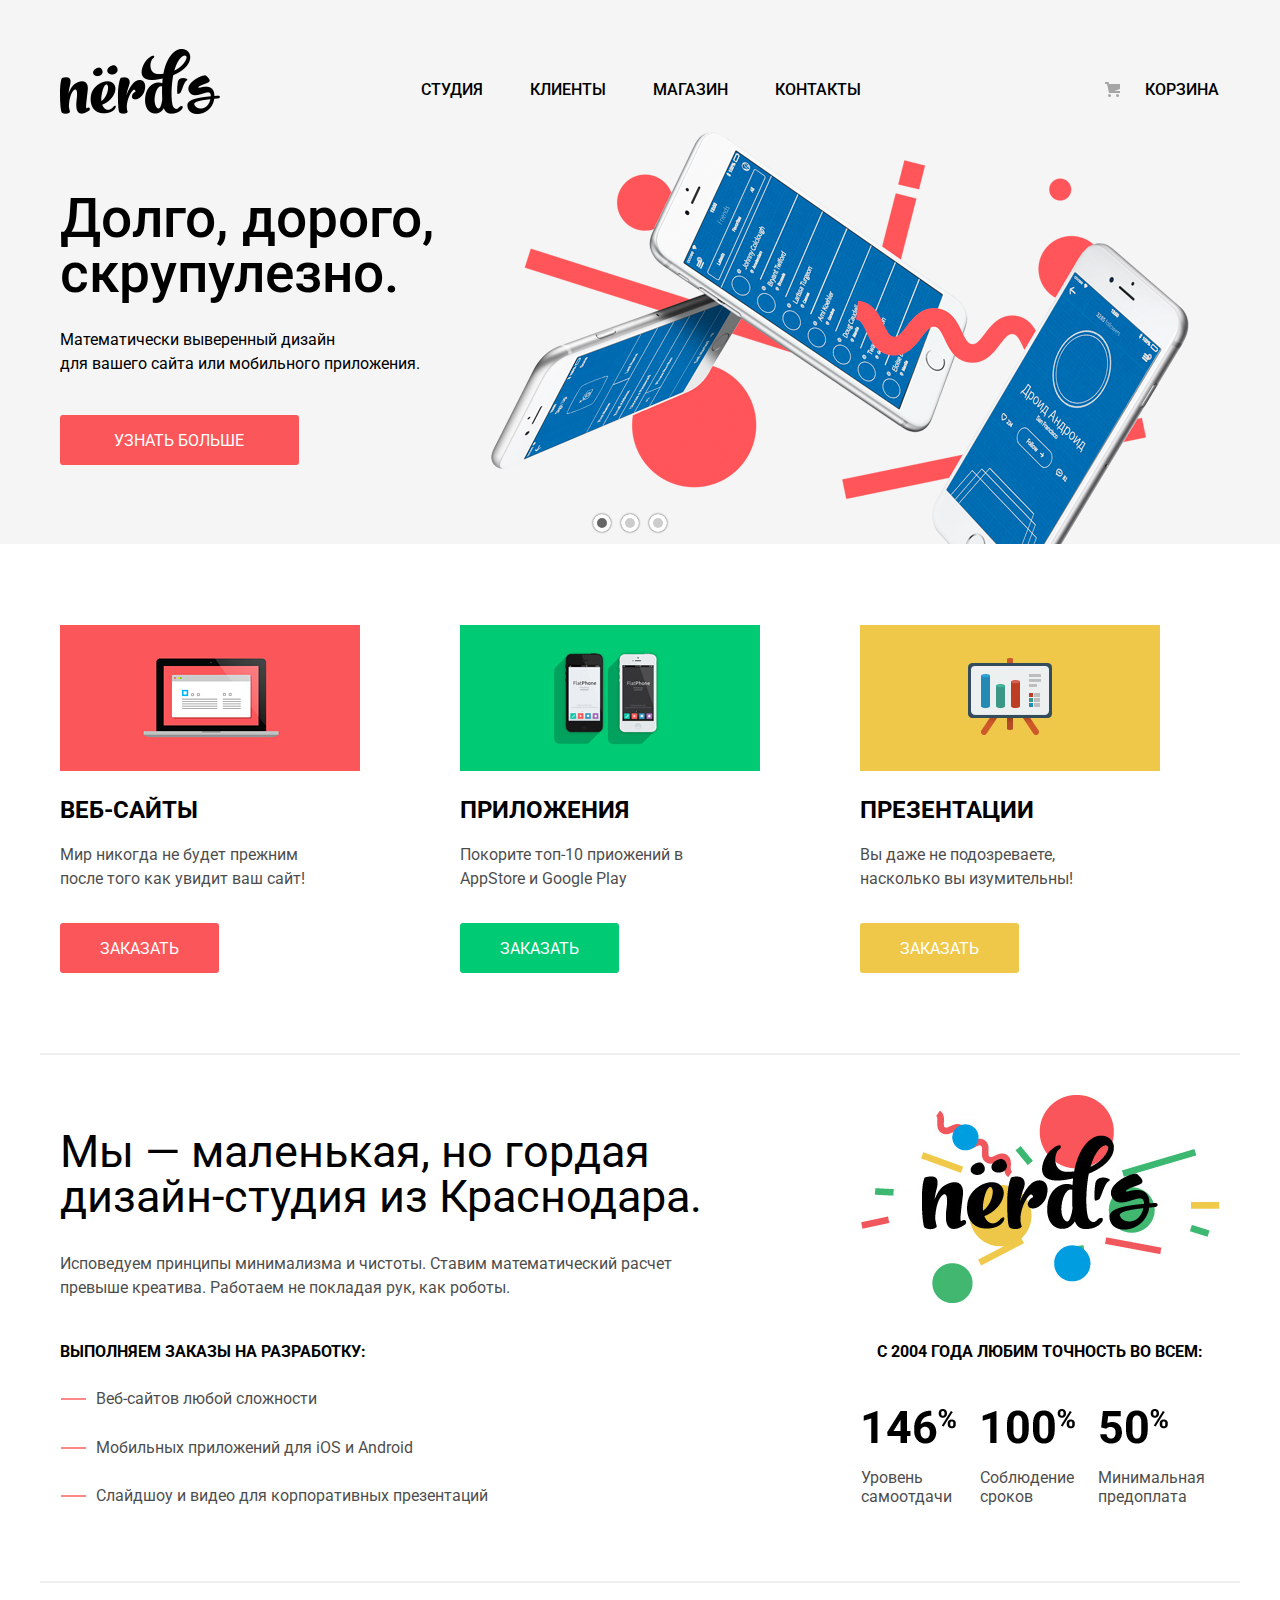
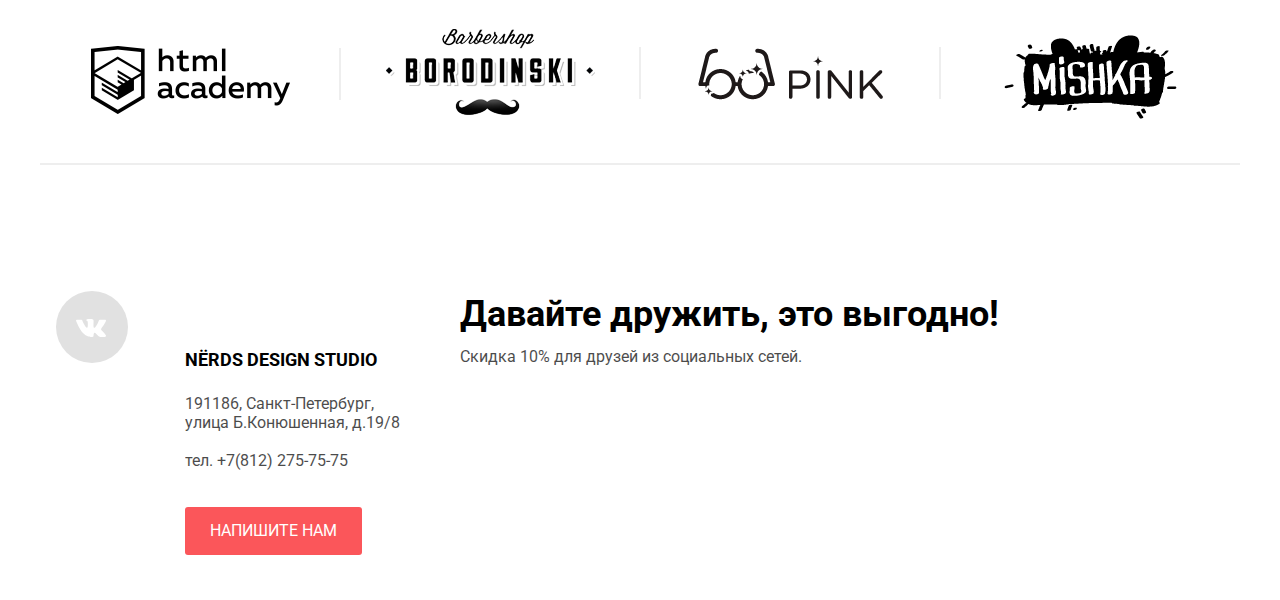
<file: index.html>
<!DOCTYPE html>
<html lang="ru">
	<head>
		<meta charset="utf-8">
        <title>NERDS</title>
		<link rel="stylesheet" href="css/normalize.css">
        <link rel="stylesheet" href="css/min.css">
        <link href="https://fonts.googleapis.com/css2?family=Roboto:wght@500;700&display=swap" rel="stylesheet">
	</head>
	<body>
		<header>
			<div class="container">
				<nav class="main-navigation">
					<a href="index.html" class="main-logo"><img src="img/nerds-logo.png" alt="Логотип Нердс" width="160" height="65"></a>
					<ul class="navigation">
						<li><a href="#" class="navigation-item">студия</a></li>
						<li><a href="#" class="navigation-item">клиенты</a></li>
						<li><a href="catalog.html" class="navigation-item">магазин</a></li>
						<li><a href="#" class="navigation-item">контакты</a></li>
					</ul>	
					<ul class="cart">	
						<li><a href="#">корзина</a></li>
					</ul>	
				</nav>
				<section class="index-slider">
      				<div class="slider">
        				<input type="radio" id="btn-1" name="toggle" checked>
        				<input type="radio" id="btn-2" name="toggle">
        				<input type="radio" id="btn-3" name="toggle">
        				<div class="slider-controls">
          					<label for="btn-1"></label>
          					<label for="btn-2"></label>
          					<label for="btn-3"></label>
        				</div>
        				<div class="slider-inner">
          					<div class="slider-slides">
            					<div class="sl1">
            						<div class="slide">
										<h2>Долго, дорого,<br>
							 				скрупулезно.
							 			</h2>
										<p>Математически выверенный дизайн <br>
											для вашего сайта или мобильного приложения.
										</p>
										<button class="btn">узнать больше</button>
									</div>	
            					</div>	
            					<div class="sl2">
            						<div class="slide">
										<h2>Любим математику <br>
							 				как никто другой
							 			</h2>
							 			<p>Никакого креатива, толкьо математические формулы<br>
							 				для расчета идеальных пропорций.
							 			</p>	
										<button class="btn">узнать больше</button>
										</div>
            						</div>
            					<div class="sl3">
            						<div class="slide">
										<h2>Только ночь,<br>
										только хардкор
										</h2>
										<p>Работать днем,как все? Мы против этого. <br>
											Ближе к полуночи работа только начитается.
										</p>
										<button class="btn" type="button">узнать больше</button>
									</div>
            					</div>
          					</div>
        				</div>
      				</div>
    			</section>
			</div>
		</header>	
		<main class="container">
			<section class="goods">
				<div class="goods-item">
					<img src="img/illustration-1.png">
					<h2>веб-сайты</h2>
					<p>Мир никогда не будет прежним <br>
						после того как увидит ваш сайт!
					</p>
					<button class="btn btn-1">Заказать</button>
				</div>	
				<div class="goods-item">
					<img src="img/illustration-2.png">
					<h2>Приложения</h2>
					<p>Покорите топ-10 приожений в  <br>
						AppStore и Google Play
					</p>
					<button class="btn btn-2">Заказать</button>
				</div>	
				<div class="goods-item">
					<img src="img/illustration-3.png">
					<h2>презентации</h2>
					<p>Вы даже не подозреваете, <br>
						насколько вы изумительны!
					</p>
					<button class="btn btn-3">Заказать</button>
				</div>	
			</section>
			<section class="about">
				<div class="about-us">
					<h2>Мы &#8212 маленькая, но гордая <br>дизайн-студия из Краснодара.</h2>
					<p>Исповедуем принципы минимализма и чистоты. Ставим математический расчет <br>
					 превыше креатива. Работаем не покладая рук, как роботы.</p>
					<h3>Выполняем заказы на разработку:</h3>
					<ul>
						<li>Веб-сайтов любой сложности</li>
						<li>Мобильных приложений для iOS и Android</li>
						<li>Слайдшоу и видео для корпоративных презентаций</li>
					</ul>	
				</div>
				<div class="about-us-2">
					<img src="img/nerds-illustration.png" class="nerds">
					<p>С 2004 года любим точность во всем:</p>
					<div class="studio">
						<div class="studio-1">
							<img src="img/146.png">
							<p>Уровень самоотдачи</p>
						</div>	
						<div class="studio-2">
							<img src="img/100.png">
							<p>Соблюдение сроков</p>
						</div>	
						<div class="studio-3">
							<img src="img/50.png">
							<p>Минимальная предоплата</p>
						</div>	
					</div>	
				</div>	
			</section>
			<section class="logos">
				<div class="logos-item">
					<a href="#" class="logo logo-1 "><img src="img/logo1.png"></a>
				</div>	
				<div class="logos-item">
					<a href="#" class="logo logo-2"><img src="img/logo2.png"></a>
				</div>
				<div class="logos-item">
					<a href="#" class="logo logo-3"><img src="img/logo3.png"></a>
				</div>
				<div class="logos-item">
					<a href="#" class="logo logo-4"><img src="img/logo4.png"></a>
				</div>				
			</section>			
		</main>	
		<footer class="container"> 
			<div class="map">
				<div class="contact-us">
					<h2>Nёrds Design Studio</h2>
					<p>191186, Санкт-Петербург,<br> 
						улица Б.Конюшенная, д.19/8
					</p>
					<p>тел. +7(812) 275-75-75</p>
					<button class="btn" type="button">напишите нам</button>				
				</div>	
				<script type="text/javascript" charset="utf-8" async src="https://api-maps.yandex.ru/services/constructor/1.0/js/?um=constructor%3A8b11a6e24d29a2a6170fc679abdbc8293e807a5aeea43d7fd4e56f114f9ac733&amp;width=1200&amp;height=400&amp;lang=ru_RU&amp;scroll=true"></script>
			</div>
			<div class="social">
				<div class="footer-social">
					<ul>
                		<li>
                    		<a class="social-button vk-btn" href="#"><span class="visually-hidden">Вконтакте</span><img src="img/vk-icon.svg" width="30"></a>
                    	</li>		
                    	<li>
                    		<a class="social-button fb-btn" href="#"><span class="visually-hidden">Вконтакте</span><img src="img/fb-icon.svg" width="12"></a>
                    	</li>
                    	<li>
                    		<a class="social-button insta-btn" href="#"><span class="visually-hidden">Вконтакте</span><img src="img/insta-icon.svg" width="22"></a>
                    	</li>
                    </ul>	
				</div>
				<div class="slogan">
					<b>Давайте дружить, это выгодно!</b>
					<p>Скидка 10% для друзей из социальных сетей.</p>
				</div>	
			</div>	
		</footer>
	</body>
</html>
</file>
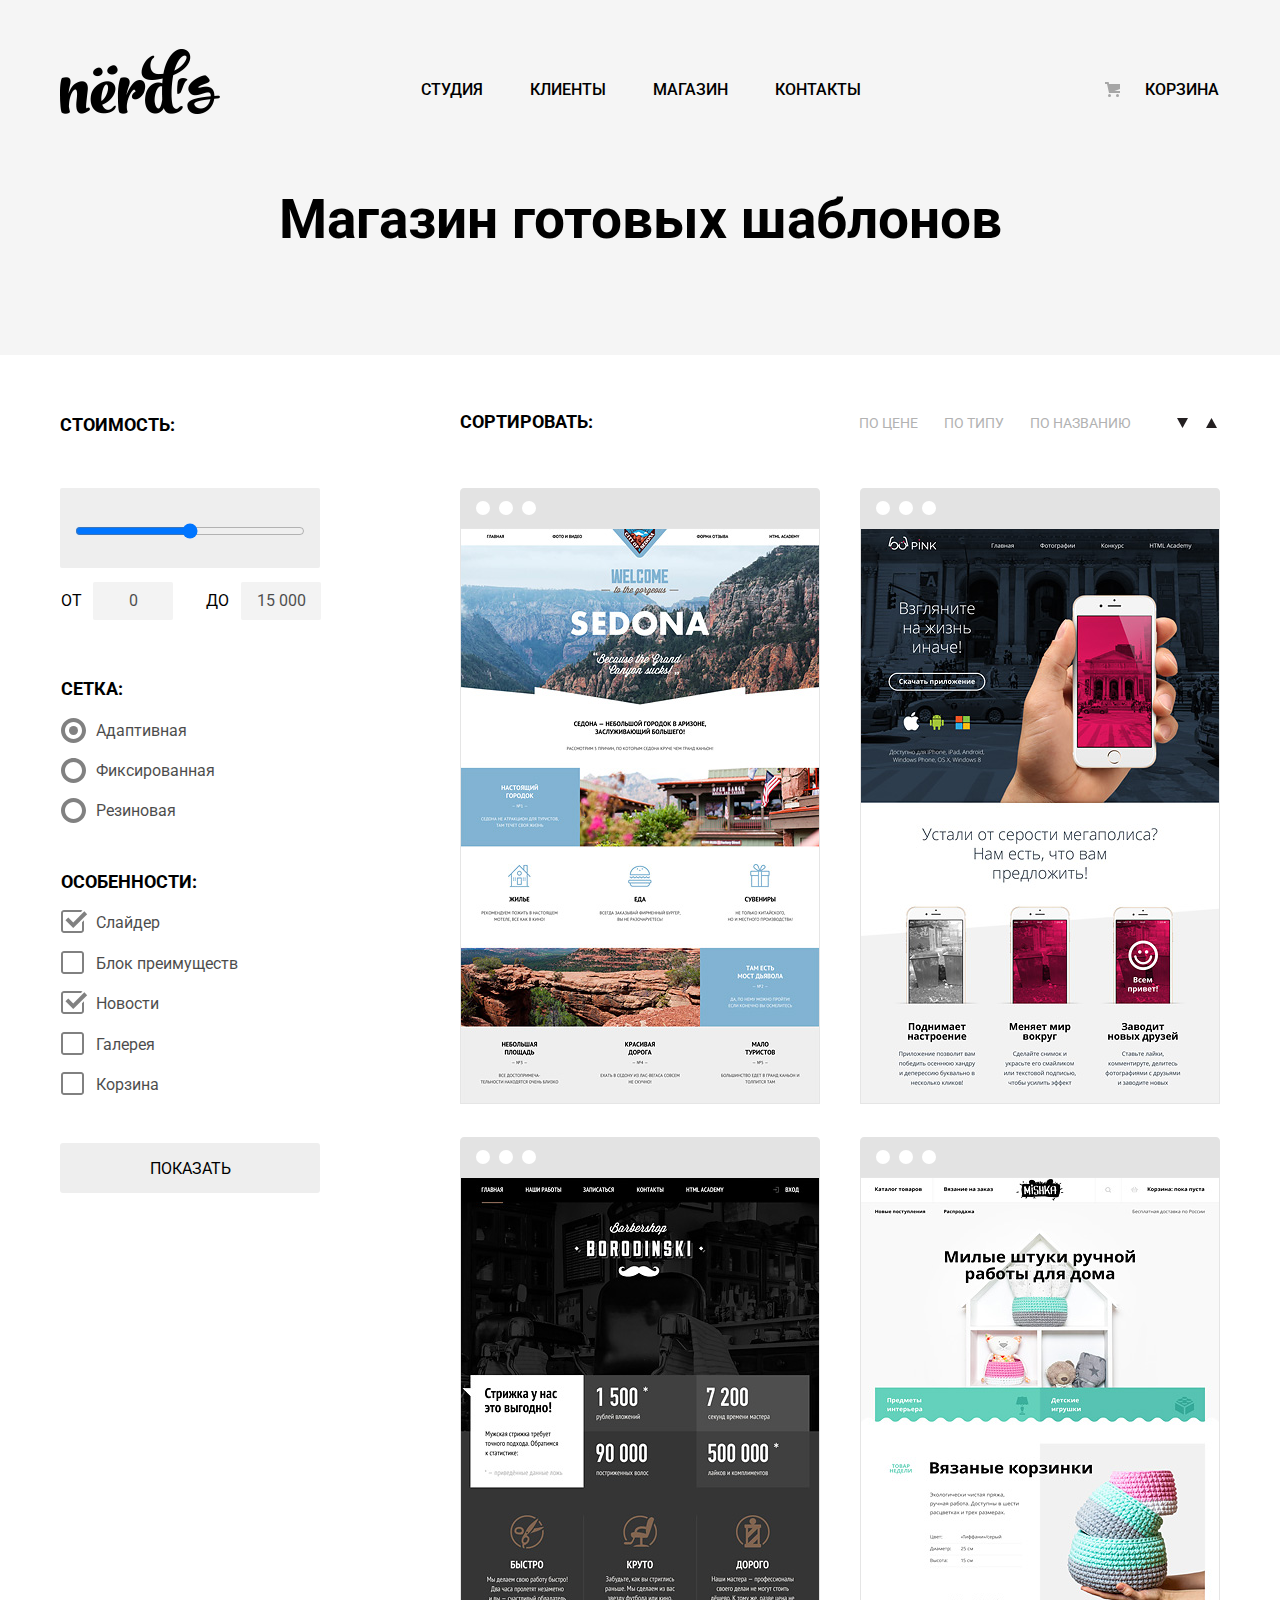
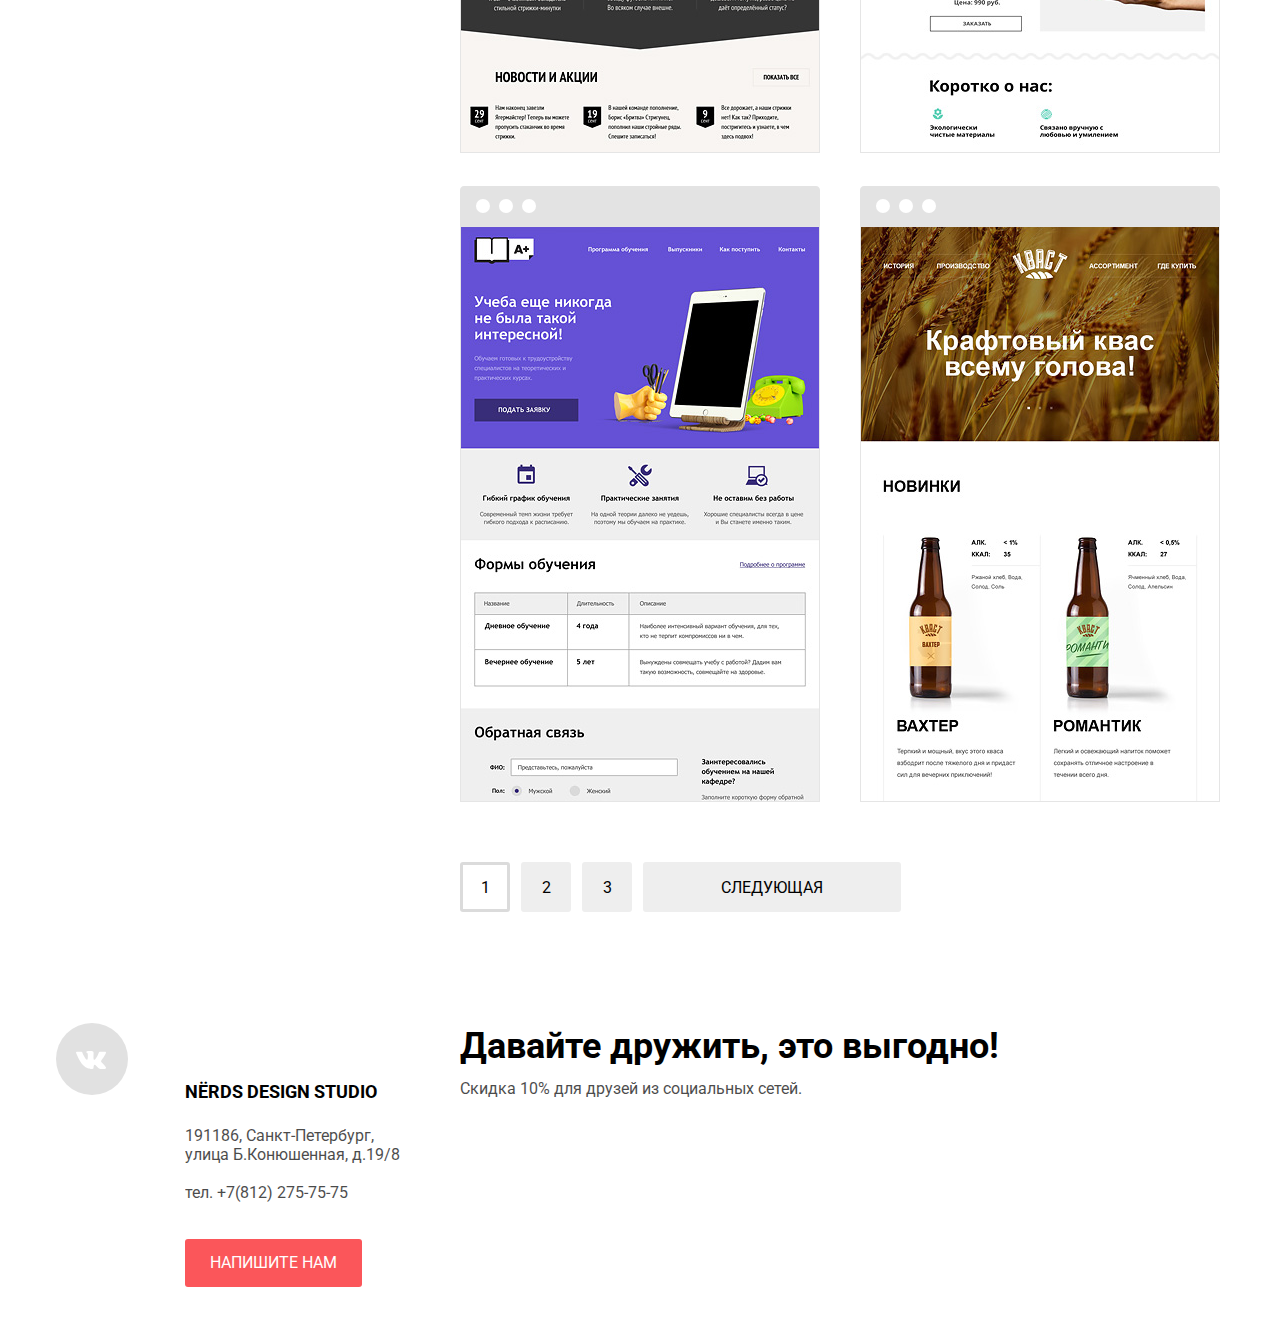
<file: catalog.html>
<!DOCTYPE html>
<html lang="ru">

	<head>
		<meta charset="utf-8">
        <title>NERDS</title>
        
		<link rel="stylesheet" href="css/normalize.css">
        <link rel="stylesheet" href="css/min.css">
        <link href="https://fonts.googleapis.com/css2?family=Roboto:wght@500;700&display=swap" rel="stylesheet">
	</head>
	<body class="catalog">
		<header>
			<div class="container">
				<nav class="main-navigation">
					<a href="index.html" class="main-logo"><img src="img/nerds-logo.png" alt="Логотип Нердс" width="160" height="65"></a>
					<ul class="navigation">
						<li><a href="#" class="navigation-item">студия</a></li>
						<li><a href="#" class="navigation-item">клиенты</a></li>
						<li><a href="#" class="navigation-item">магазин</a></li>
						<li><a href="#" class="navigation-item">контакты</a></li>
					</ul>	
					<ul class="cart">	
						<li><a href="#">корзина</a></li>
					</ul>	
				</nav>
  				<p>Магазин готовых шаблонов</p>
		</header>	

		<main class="container">
			<div class="catalog-columns">

				<section class="filters">
					<h2 class="visually-hidden">Фильтр товаров</h2>
					<form class="filter" method="get" action="#">
						<fieldset class="cost">
							<legend>стоимость:</legend>
							<div class="range-line">
								<input type="range" class="" id="" name="">
							</div>	

							<div class="range">
								<div class="range-from">
									<label for="range-from"> От</label>
									<input type="text" class="" id="range-from" name="" value="0">	
								</div>
							
								<div class="range-to">
									<label for="range-to"> До </label>
									<input type="text" class="" id="range-to" name="" value="15 000">
								</div>	
							</div>	
						</fieldset>
						<fieldset class="greeds">
                        	<legend>Сетка:</legend>
                        	<ul>
                            	<li class="filter-option">
                                	<input class="visually-hidden filter-input filter-input-radio" type="radio" name="grid-group" value="adaptive" id="filter-adaptive" checked>
                                	<label for="filter-adaptive">Адаптивная</label>
                            	</li>
                            	<li class="filter-option">
                                	<input class="visually-hidden filter-input filter-input-radio" type="radio" name="grid-group" value="fixed" id="filter-fixed">
                                	<label for="filter-fixed">Фиксированная</label>
                            	</li>
                            	<li class="filter-option">
                                	<input class="visually-hidden filter-input filter-input-radio" type="radio" name="grid-group" value="stretch" id="filter-stretch">
                                	<label for="filter-stretch">Резиновая</label>
                            	</li>
                        	</ul>
                        </fieldset>
                        <fieldset class="features">
                        	<legend>Особенности:</legend>
                       		<ul>
                            	<li class="filter-option">
                                	<input class="visually-hidden filter-input filter-input-checkbox" type="checkbox" name="slider" id="features-slider"
                                    checked>
                                	<label for="features-slider">Слайдер</label>
                            	</li>
                            	<li class="filter-option">
                                	<input class="visually-hidden filter-input filter-input-checkbox" type="checkbox" name="mr-natty" id="features-block">
                                	<label for="features-block">Блок преимуществ</label>
                            	</li>
                            	<li class="filter-option">
                                	<input class="visually-hidden filter-input filter-input-checkbox" type="checkbox" name="suavecito" id="features-news"
                                    checked>
                                	<label for="features-news">Новости</label>
                            	</li>
                            	<li class="filter-option">
                                	<input class="visually-hidden filter-input filter-input-checkbox" type="checkbox" name="malin-goetz" id="features-galery">
                                	<label for="features-galery">Галерея</label>
                            	</li>
                            	<li class="filter-option">
                                	<input class="visually-hidden filter-input filter-input-checkbox" type="checkbox" name="murrays" id="features-busket">
                                	<label for="features-busket" >Корзина</label>
                            	</li>
                            </ul>
                        </fieldset> 
                        <button type="submit" class="filter-button btn">Показать</button>    
					</form>					
				</section>

				<section class="services"> 
					<div class="sorting">
						<h2>сортировать:</h2>
						<ul>
							<li>
								<a href="#">по цене</a>
							</li>
							<li>
								<a href="#">по типу</a>
							</li>
							<li>
								<a href="#">по названию</a>
							</li>
						</ul>
						<div class="sorting-buttons">
							<a><img src="img/down.svg" alt="сортировка вниз"></a>
							<a><img src="img/up.svg" alt="сортировка вверх"></a>
						</div>
					</div>

					<div class="products">
						<div class="products-item">
							<div class="products-item-foto">
								<img src="img/browser.svg">
								<img src="img/img-sedona.png" alt="седона">
							</div>	
							<div class="products-item-info">
								<h3>SEDONA</h3>
								<p>Информационный сайт <br>для туристов</p>
								<button class="btn products-item-info-btn" href="#">9 900 РУБ.</button>
							</div>
						</div>
						<div class="products-item">
							<div class="products-item-foto">
								<img src="img/browser.svg">
								<img src="img/img-pink.png" alt="пинк">
							</div>	
							<div class="products-item-info">
								<h3>Pink app</h3>
								<p>Продуктовый лендинг...<br>я для iOS и Android</p>
								<button class="btn products-item-info-btn" href="#">9 900 РУБ.</button>
							</div>
						</div>
						<div class="products-item">
							<div class="products-item-foto">
								<img src="img/browser.svg">
								<img src="img/img-barbershop.png" alt="барбершоп">
							</div>	
							<div class="products-item-info">
								<h3>Barbershop</h3>
								<p>Сайт салона красоты.<br>Для мужчин,да.</p>
								<button class="btn products-item-info-btn" href="#">9 900 РУБ.</button>
							</div>
						</div>
						<div class="products-item">
							<div class="products-item-foto">
								<img src="img/browser.svg">
								<img src="img/img-mishka.png" alt="мишка">
							</div>	
							<div class="products-item-info">
								<h3>MISHKA</h3>
								<p>Интернет-магазин<br>вязаных игрушек</p>
								<button class="btn products-item-info-btn" href="#">9 900 РУБ.</button>
							</div>
						</div>
						<div class="products-item">
							<div class="products-item-foto">
								<img src="img/browser.svg">
								<img src="img/img-aplus.png" alt="аплюс">
							</div>	
							<div class="products-item-info">
								<h3>APLUS</h3>
								<p>Лендинг курсов повышения <br>квалификации</p>
								<button class="btn products-item-info-btn" href="#">9 900 РУБ.</button>
							</div>
						</div>
						<div class="products-item">
							<div class="products-item-foto">
								<img src="img/browser.svg">
								<img src="img/img-kvast.png" alt="кваст">
							</div>	
							<div class="products-item-info">
								<h3>KVAST</h3>
								<p>Информационный сайт <br>магазина крафтового пива</p>
								<button class="btn products-item-info-btn" href="#">9 900 РУБ.</button>
							</div>
						</div>
					<ul class="pagination-list">
                    	<li class="pagination-item pagination-item-current">
                        	<a href="#">1</a>
                    	</li>
                    	<li class="pagination-item">
                        	<a href="catalog2.html">2</a>
                    	</li>
                    	<li class="pagination-item">
                        	<a href="catalog3.html">3</a>
                    	</li>
                    	<li class="pagination-item" >
                        	<a href="catalog4.html" class="next">следующая</a>
                    	</li>
                	</ul>	
					</div>
				</section>
				
			</div>
		</main>	

		<footer class="container"> 
			<div class="map">
				<div class="contact-us">
					<h2>Nёrds Design Studio</h2>
					<p>191186, Санкт-Петербург,<br> 
						улица Б.Конюшенная, д.19/8
					</p>
					<p>тел. +7(812) 275-75-75</p>
					<button class="btn" type="button">напишите нам</button>				
				</div>	
				<script type="text/javascript" charset="utf-8" async src="https://api-maps.yandex.ru/services/constructor/1.0/js/?um=constructor%3A8b11a6e24d29a2a6170fc679abdbc8293e807a5aeea43d7fd4e56f114f9ac733&amp;width=1200&amp;height=400&amp;lang=ru_RU&amp;scroll=true"></script>
			</div>

			<div class="social">
				<div class="footer-social">
					<ul>
                		<li>
                    		<a class="social-button vk-btn" href="#"><span class="visually-hidden">Вконтакте</span><img src="img/vk-icon.svg" width="30"></a>
                    	</li>		
                    	<li>
                    		<a class="social-button fb-btn" href="#"><span class="visually-hidden">Фейсбук</span><img src="img/fb-icon.svg" width="12"></a>
                    	</li>
                    	<li>
                    		<a class="social-button insta-btn" href="#"><span class="visually-hidden">Инстаграм</span><img src="img/insta-icon.svg" width="22"></a>
                    	</li>
                    </ul>	
				</div>

				<div class="slogan">
					<b>Давайте дружить, это выгодно!</b>
					<p>Скидка 10% для друзей из социальных сетей.</p>
				</div>	
			</div>	
		</footer>

	</body>
</html>
</file>
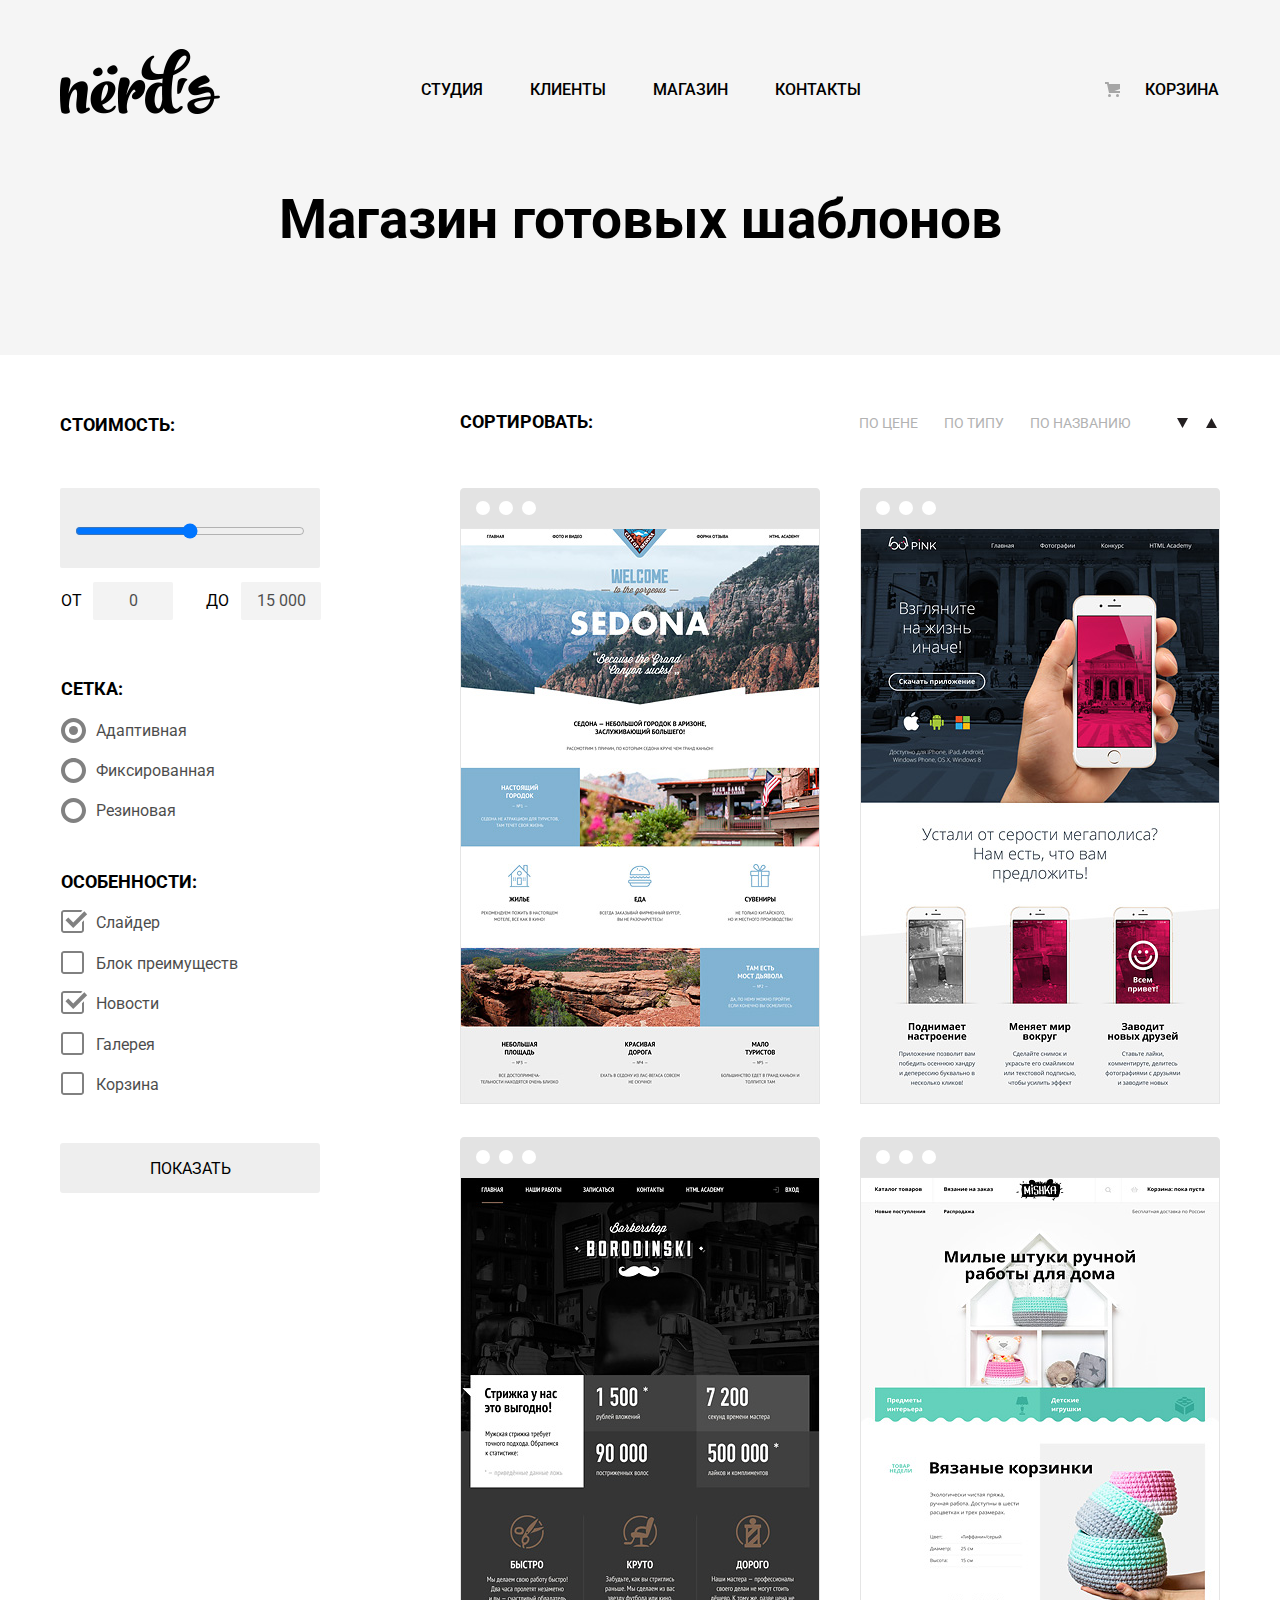
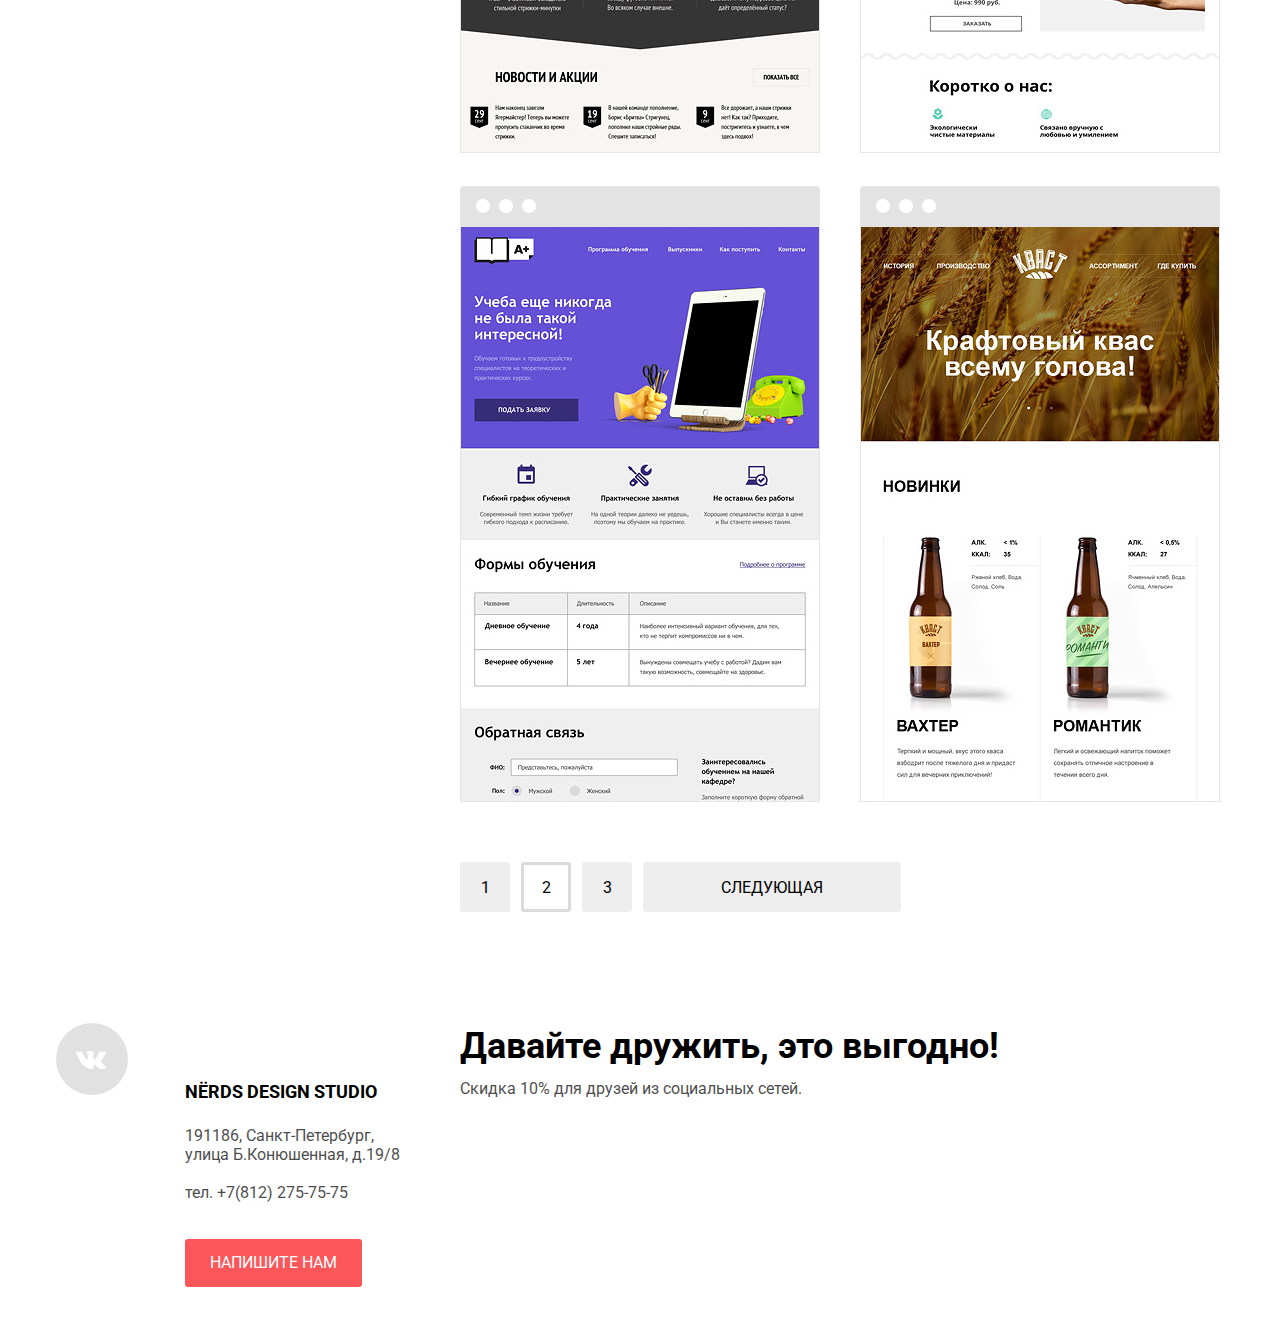
<file: catalog2.html>
<!DOCTYPE html>
<html lang="ru">

	<head>
		<meta charset="utf-8">
        <title>NERDS</title>
        
		<link rel="stylesheet" href="css/normalize.css">
        <link rel="stylesheet" href="css/min.css">
        <link href="https://fonts.googleapis.com/css2?family=Roboto:wght@500;700&display=swap" rel="stylesheet">
	</head>
	<body class="catalog">
		<header>
			<div class="container">
				<nav class="main-navigation">
					<a href="index.html" class="main-logo"><img src="img/nerds-logo.png" alt="Логотип Нердс" width="160" height="65"></a>
					<ul class="navigation">
						<li><a href="#" class="navigation-item">студия</a></li>
						<li><a href="#" class="navigation-item">клиенты</a></li>
						<li><a href="#" class="navigation-item">магазин</a></li>
						<li><a href="#" class="navigation-item">контакты</a></li>
					</ul>	
					<ul class="cart">	
						<li><a href="#">корзина</a></li>
					</ul>	
				</nav>
  				<p>Магазин готовых шаблонов</p>
		</header>	

		<main class="container">
			<div class="catalog-columns">

				<section class="filters">
					<h2 class="visually-hidden">Фильтр товаров</h2>
					<form class="filter" method="get" action="#">
						<fieldset class="cost">
							<legend>стоимость:</legend>
							<div class="range-line">
								<input type="range" class="" id="" name="">
							</div>	

							<div class="range">
								<div class="range-from">
									<label for="range-from"> От</label>
									<input type="text" class="" id="range-from" name="" value="0">	
								</div>
							
								<div class="range-to">
									<label for="range-to"> До </label>
									<input type="text" class="" id="range-to" name="" value="15 000">
								</div>	
							</div>	
						</fieldset>
						<fieldset class="greeds">
                        	<legend>Сетка:</legend>
                        	<ul>
                            	<li class="filter-option">
                                	<input class="visually-hidden filter-input filter-input-radio" type="radio" name="grid-group" value="adaptive" id="filter-adaptive" checked>
                                	<label for="filter-adaptive">Адаптивная</label>
                            	</li>
                            	<li class="filter-option">
                                	<input class="visually-hidden filter-input filter-input-radio" type="radio" name="grid-group" value="fixed" id="filter-fixed">
                                	<label for="filter-fixed">Фиксированная</label>
                            	</li>
                            	<li class="filter-option">
                                	<input class="visually-hidden filter-input filter-input-radio" type="radio" name="grid-group" value="stretch" id="filter-stretch">
                                	<label for="filter-stretch">Резиновая</label>
                            	</li>
                        	</ul>
                        </fieldset>
                        <fieldset class="features">
                        	<legend>Особенности:</legend>
                       		<ul>
                            	<li class="filter-option">
                                	<input class="visually-hidden filter-input filter-input-checkbox" type="checkbox" name="slider" id="features-slider"
                                    checked>
                                	<label for="features-slider">Слайдер</label>
                            	</li>
                            	<li class="filter-option">
                                	<input class="visually-hidden filter-input filter-input-checkbox" type="checkbox" name="mr-natty" id="features-block">
                                	<label for="features-block">Блок преимуществ</label>
                            	</li>
                            	<li class="filter-option">
                                	<input class="visually-hidden filter-input filter-input-checkbox" type="checkbox" name="suavecito" id="features-news"
                                    checked>
                                	<label for="features-news">Новости</label>
                            	</li>
                            	<li class="filter-option">
                                	<input class="visually-hidden filter-input filter-input-checkbox" type="checkbox" name="malin-goetz" id="features-galery">
                                	<label for="features-galery">Галерея</label>
                            	</li>
                            	<li class="filter-option">
                                	<input class="visually-hidden filter-input filter-input-checkbox" type="checkbox" name="murrays" id="features-busket">
                                	<label for="features-busket" >Корзина</label>
                            	</li>
                            </ul>
                        </fieldset> 
                        <button type="submit" class="filter-button btn">Показать</button>    
					</form>					
				</section>

				<section class="services"> 
					<div class="sorting">
						<h2>сортировать:</h2>
						<ul>
							<li>
								<a>по цене</a>
							</li>
							<li>
								<a>по типу</a>
							</li>
							<li>
								<a>по названию</a>
							</li>
						</ul>
						<div class="sorting-buttons">
							<a><img src="img/down.svg" alt="сортировка вниз"></a>
							<a><img src="img/up.svg" alt="сортировка вверх"></a>
						</div>
					</div>

					<div class="products">
						<div class="products-item">
							<div class="products-item-foto">
								<img src="img/browser.svg">
								<img src="img/img-sedona.png" alt="седона">
							</div>	
							<div class="products-item-info">
								<h3>SEDONA</h3>
								<p>Информационный сайт <br>для туристов</p>
								<button class="btn products-item-info-btn" href="#">9 900 РУБ.</button>
							</div>
						</div>
						<div class="products-item">
							<div class="products-item-foto">
								<img src="img/browser.svg">
								<img src="img/img-pink.png" alt="пинк">
							</div>	
							<div class="products-item-info">
								<h3>Pink app</h3>
								<p>Продуктовый лендинг...<br>я для iOS и Android</p>
								<button class="btn products-item-info-btn" href="#">9 900 РУБ.</button>
							</div>
						</div>
						<div class="products-item">
							<div class="products-item-foto">
								<img src="img/browser.svg">
								<img src="img/img-barbershop.png" alt="барбершоп">
							</div>	
							<div class="products-item-info">
								<h3>Barbershop</h3>
								<p>Сайт салона красоты.<br>Для мужчин,да.</p>
								<button class="btn products-item-info-btn" href="#">9 900 РУБ.</button>
							</div>
						</div>
						<div class="products-item">
							<div class="products-item-foto">
								<img src="img/browser.svg">
								<img src="img/img-mishka.png" alt="мишка">
							</div>	
							<div class="products-item-info">
								<h3>MISHKA</h3>
								<p>Интернет-магазин<br>вязаных игрушек</p>
								<button class="btn products-item-info-btn" href="#">9 900 РУБ.</button>
							</div>
						</div>
						<div class="products-item">
							<div class="products-item-foto">
								<img src="img/browser.svg">
								<img src="img/img-aplus.png" alt="аплюс">
							</div>	
							<div class="products-item-info">
								<h3>APLUS</h3>
								<p>Лендинг курсов повышения <br>квалификации</p>
								<button class="btn products-item-info-btn" href="#">9 900 РУБ.</button>
							</div>
						</div>
						<div class="products-item">
							<div class="products-item-foto">
								<img src="img/browser.svg">
								<img src="img/img-kvast.png" alt="кваст">
							</div>	
							<div class="products-item-info">
								<h3>KVAST</h3>
								<p>Информационный сайт <br>магазина крафтового пива</p>
								<button class="btn products-item-info-btn" href="#">9 900 РУБ.</button>
							</div>
						</div>
					<ul class="pagination-list">
                    	<li class="pagination-item ">
                        	<a href="catalog.html">1</a>
                    	</li>
                    	<li class="pagination-item pagination-item-current">
                        	<a href="#">2</a>
                    	</li>
                    	<li class="pagination-item">
                        	<a href="catalog3.html">3</a>
                    	</li>
                    	<li class="pagination-item" >
                        	<a href="catalog4.html" class="next">следующая</a>
                    	</li>
                	</ul>	
					</div>
				</section>
				
			</div>
		</main>	

		<footer class="container"> 
			<div class="map">
				<div class="contact-us">
					<h2>Nёrds Design Studio</h2>
					<p>191186, Санкт-Петербург,<br> 
						улица Б.Конюшенная, д.19/8
					</p>
					<p>тел. +7(812) 275-75-75</p>
					<button class="btn" type="button">напишите нам</button>				
				</div>	
				<script type="text/javascript" charset="utf-8" async src="https://api-maps.yandex.ru/services/constructor/1.0/js/?um=constructor%3A8b11a6e24d29a2a6170fc679abdbc8293e807a5aeea43d7fd4e56f114f9ac733&amp;width=1200&amp;height=400&amp;lang=ru_RU&amp;scroll=true"></script>
			</div>

			<div class="social">
				<div class="footer-social">
					<ul>
                		<li>
                    		<a class="social-button vk-btn" href="#"><span class="visually-hidden">Вконтакте</span><img src="img/vk-icon.svg" width="30"></a>
                    	</li>		
                    	<li>
                    		<a class="social-button fb-btn" href="#"><span class="visually-hidden">Фейсбук</span><img src="img/fb-icon.svg" width="12"></a>
                    	</li>
                    	<li>
                    		<a class="social-button insta-btn" href="#"><span class="visually-hidden">Инстаграм</span><img src="img/insta-icon.svg" width="22"></a>
                    	</li>
                    </ul>	
				</div>

				<div class="slogan">
					<b>Давайте дружить, это выгодно!</b>
					<p>Скидка 10% для друзей из социальных сетей.</p>
				</div>	
			</div>	
		</footer>

	</body>
</html>
</file>
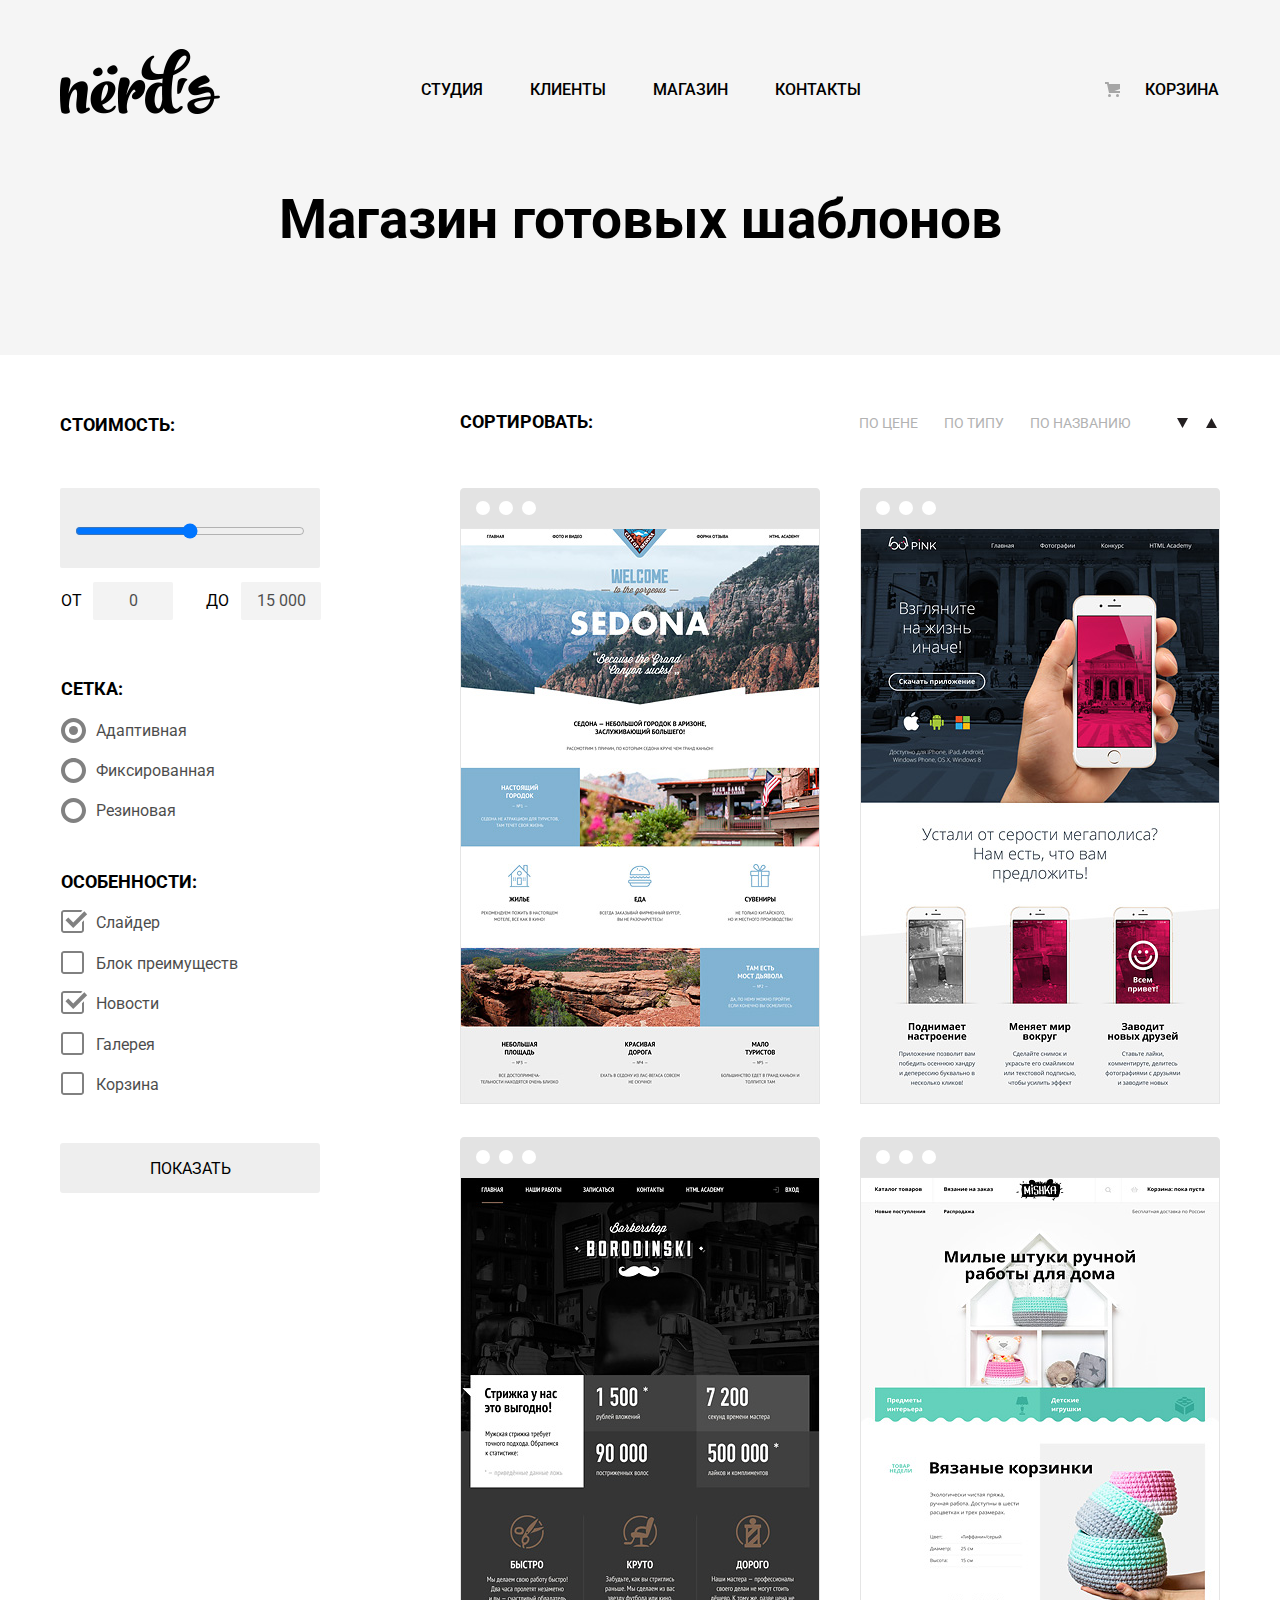
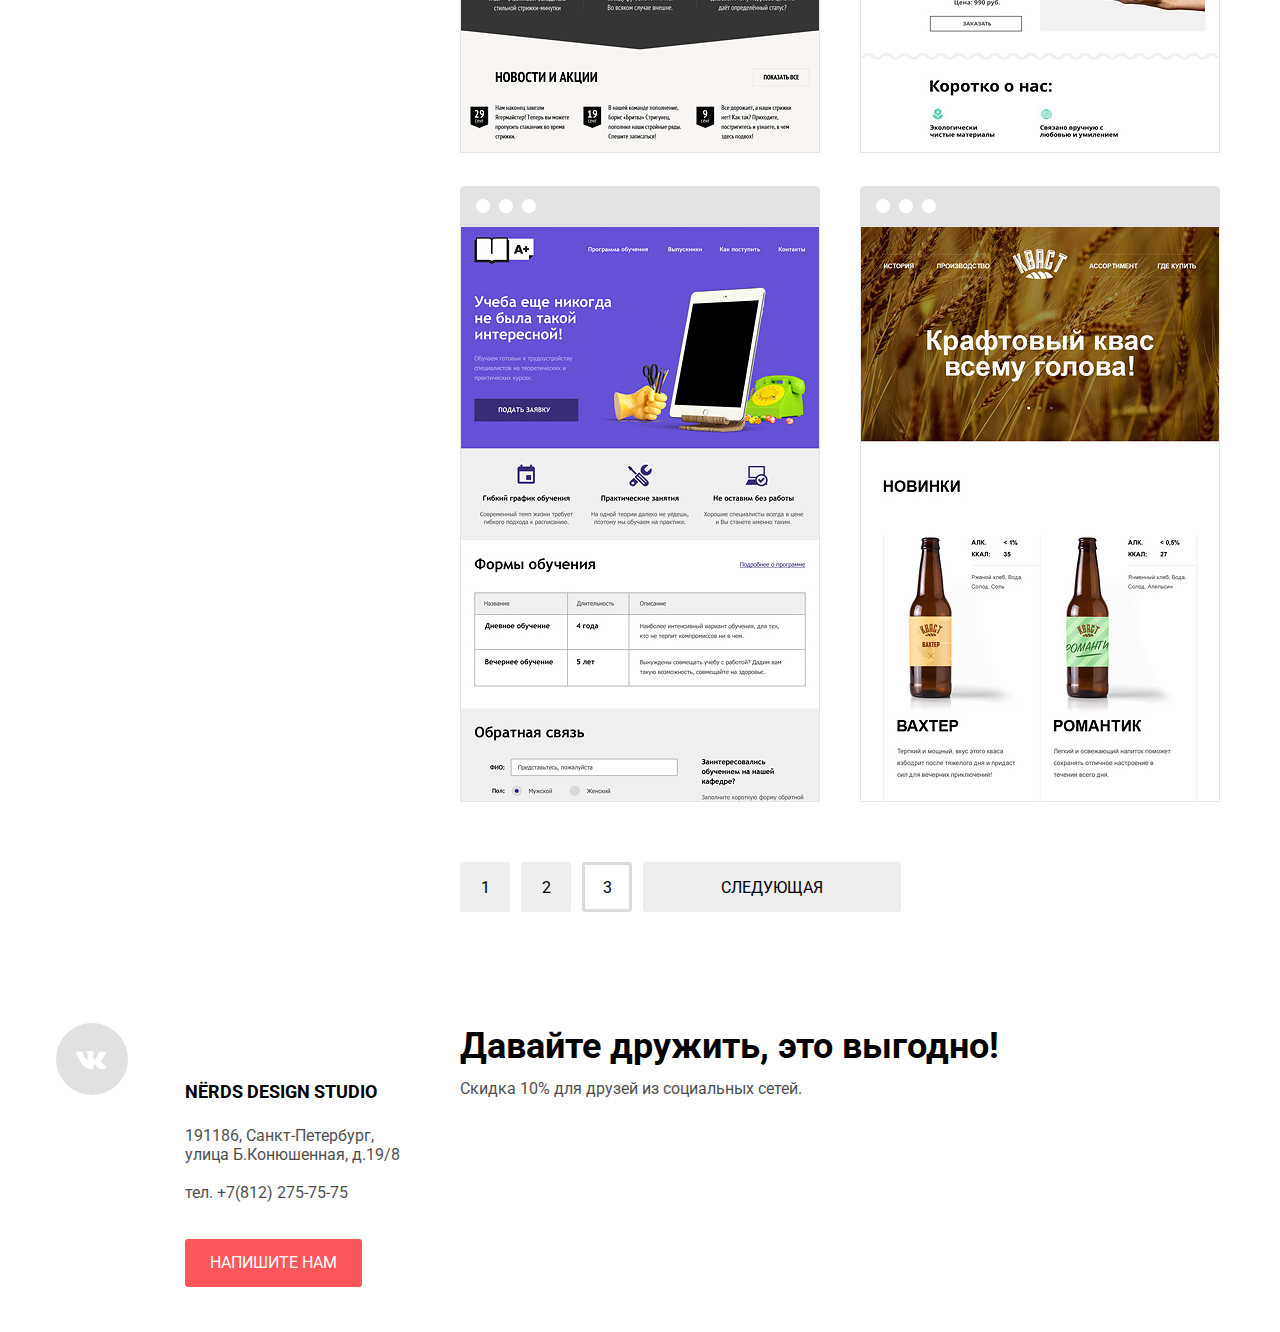
<file: catalog3.html>
<!DOCTYPE html>
<html lang="ru">

	<head>
		<meta charset="utf-8">
        <title>NERDS</title>
        
		<link rel="stylesheet" href="css/normalize.css">
        <link rel="stylesheet" href="css/min.css">
        <link href="https://fonts.googleapis.com/css2?family=Roboto:wght@500;700&display=swap" rel="stylesheet">
	</head>
	<body class="catalog">
		<header>
			<div class="container">
				<nav class="main-navigation">
					<a href="index.html" class="main-logo"><img src="img/nerds-logo.png" alt="Логотип Нердс" width="160" height="65"></a>
					<ul class="navigation">
						<li><a href="#" class="navigation-item">студия</a></li>
						<li><a href="#" class="navigation-item">клиенты</a></li>
						<li><a href="#" class="navigation-item">магазин</a></li>
						<li><a href="#" class="navigation-item">контакты</a></li>
					</ul>	
					<ul class="cart">	
						<li><a href="#">корзина</a></li>
					</ul>	
				</nav>
  				<p>Магазин готовых шаблонов</p>
		</header>	

		<main class="container">
			<div class="catalog-columns">

				<section class="filters">
					<h2 class="visually-hidden">Фильтр товаров</h2>
					<form class="filter" method="get" action="#">
						<fieldset class="cost">
							<legend>стоимость:</legend>
							<div class="range-line">
								<input type="range" class="" id="" name="">
							</div>	

							<div class="range">
								<div class="range-from">
									<label for="range-from"> От</label>
									<input type="text" class="" id="range-from" name="" value="0">	
								</div>
							
								<div class="range-to">
									<label for="range-to"> До </label>
									<input type="text" class="" id="range-to" name="" value="15 000">
								</div>	
							</div>	
						</fieldset>
						<fieldset class="greeds">
                        	<legend>Сетка:</legend>
                        	<ul>
                            	<li class="filter-option">
                                	<input class="visually-hidden filter-input filter-input-radio" type="radio" name="grid-group" value="adaptive" id="filter-adaptive" checked>
                                	<label for="filter-adaptive">Адаптивная</label>
                            	</li>
                            	<li class="filter-option">
                                	<input class="visually-hidden filter-input filter-input-radio" type="radio" name="grid-group" value="fixed" id="filter-fixed">
                                	<label for="filter-fixed">Фиксированная</label>
                            	</li>
                            	<li class="filter-option">
                                	<input class="visually-hidden filter-input filter-input-radio" type="radio" name="grid-group" value="stretch" id="filter-stretch">
                                	<label for="filter-stretch">Резиновая</label>
                            	</li>
                        	</ul>
                        </fieldset>
                        <fieldset class="features">
                        	<legend>Особенности:</legend>
                       		<ul>
                            	<li class="filter-option">
                                	<input class="visually-hidden filter-input filter-input-checkbox" type="checkbox" name="slider" id="features-slider"
                                    checked>
                                	<label for="features-slider">Слайдер</label>
                            	</li>
                            	<li class="filter-option">
                                	<input class="visually-hidden filter-input filter-input-checkbox" type="checkbox" name="mr-natty" id="features-block">
                                	<label for="features-block">Блок преимуществ</label>
                            	</li>
                            	<li class="filter-option">
                                	<input class="visually-hidden filter-input filter-input-checkbox" type="checkbox" name="suavecito" id="features-news"
                                    checked>
                                	<label for="features-news">Новости</label>
                            	</li>
                            	<li class="filter-option">
                                	<input class="visually-hidden filter-input filter-input-checkbox" type="checkbox" name="malin-goetz" id="features-galery">
                                	<label for="features-galery">Галерея</label>
                            	</li>
                            	<li class="filter-option">
                                	<input class="visually-hidden filter-input filter-input-checkbox" type="checkbox" name="murrays" id="features-busket">
                                	<label for="features-busket" >Корзина</label>
                            	</li>
                            </ul>
                        </fieldset> 
                        <button type="submit" class="filter-button btn">Показать</button>    
					</form>					
				</section>

				<section class="services"> 
					<div class="sorting">
						<h2>сортировать:</h2>
						<ul>
							<li>
								<a>по цене</a>
							</li>
							<li>
								<a>по типу</a>
							</li>
							<li>
								<a>по названию</a>
							</li>
						</ul>
						<div class="sorting-buttons">
							<a><img src="img/down.svg" alt="сортировка вниз"></a>
							<a><img src="img/up.svg" alt="сортировка вверх"></a>
						</div>
					</div>

					<div class="products">
						<div class="products-item">
							<div class="products-item-foto">
								<img src="img/browser.svg">
								<img src="img/img-sedona.png" alt="седона">
							</div>	
							<div class="products-item-info">
								<h3>SEDONA</h3>
								<p>Информационный сайт <br>для туристов</p>
								<button class="btn products-item-info-btn" href="#">9 900 РУБ.</button>
							</div>
						</div>
						<div class="products-item">
							<div class="products-item-foto">
								<img src="img/browser.svg">
								<img src="img/img-pink.png" alt="пинк">
							</div>	
							<div class="products-item-info">
								<h3>Pink app</h3>
								<p>Продуктовый лендинг...<br>я для iOS и Android</p>
								<button class="btn products-item-info-btn" href="#">9 900 РУБ.</button>
							</div>
						</div>
						<div class="products-item">
							<div class="products-item-foto">
								<img src="img/browser.svg">
								<img src="img/img-barbershop.png" alt="барбершоп">
							</div>	
							<div class="products-item-info">
								<h3>Barbershop</h3>
								<p>Сайт салона красоты.<br>Для мужчин,да.</p>
								<button class="btn products-item-info-btn" href="#">9 900 РУБ.</button>
							</div>
						</div>
						<div class="products-item">
							<div class="products-item-foto">
								<img src="img/browser.svg">
								<img src="img/img-mishka.png" alt="мишка">
							</div>	
							<div class="products-item-info">
								<h3>MISHKA</h3>
								<p>Интернет-магазин<br>вязаных игрушек</p>
								<button class="btn products-item-info-btn" href="#">9 900 РУБ.</button>
							</div>
						</div>
						<div class="products-item">
							<div class="products-item-foto">
								<img src="img/browser.svg">
								<img src="img/img-aplus.png" alt="аплюс">
							</div>	
							<div class="products-item-info">
								<h3>APLUS</h3>
								<p>Лендинг курсов повышения <br>квалификации</p>
								<button class="btn products-item-info-btn" href="#">9 900 РУБ.</button>
							</div>
						</div>
						<div class="products-item">
							<div class="products-item-foto">
								<img src="img/browser.svg">
								<img src="img/img-kvast.png" alt="кваст">
							</div>	
							<div class="products-item-info">
								<h3>KVAST</h3>
								<p>Информационный сайт <br>магазина крафтового пива</p>
								<button class="btn products-item-info-btn" href="#">9 900 РУБ.</button>
							</div>
						</div>
					<ul class="pagination-list">
                    	<li class="pagination-item ">
                        	<a href="catalog.html">1</a>
                    	</li>
                    	<li class="pagination-item">
                        	<a href="catalog2.html">2</a>
                    	</li>
                    	<li class="pagination-item pagination-item-current">
                        	<a href="#">3</a>
                    	</li>
                    	<li class="pagination-item" >
                        	<a href="catalog4.html" class="next">следующая</a>
                    	</li>
                	</ul>	
					</div>
				</section>
				
			</div>
		</main>	

		<footer class="container"> 
			<div class="map">
				<div class="contact-us">
					<h2>Nёrds Design Studio</h2>
					<p>191186, Санкт-Петербург,<br> 
						улица Б.Конюшенная, д.19/8
					</p>
					<p>тел. +7(812) 275-75-75</p>
					<button class="btn" type="button">напишите нам</button>				
				</div>	
				<script type="text/javascript" charset="utf-8" async src="https://api-maps.yandex.ru/services/constructor/1.0/js/?um=constructor%3A8b11a6e24d29a2a6170fc679abdbc8293e807a5aeea43d7fd4e56f114f9ac733&amp;width=1200&amp;height=400&amp;lang=ru_RU&amp;scroll=true"></script>
			</div>

			<div class="social">
				<div class="footer-social">
					<ul>
                		<li>
                    		<a class="social-button vk-btn" href="#"><span class="visually-hidden">Вконтакте</span><img src="img/vk-icon.svg" width="30"></a>
                    	</li>		
                    	<li>
                    		<a class="social-button fb-btn" href="#"><span class="visually-hidden">Фейсбук</span><img src="img/fb-icon.svg" width="12"></a>
                    	</li>
                    	<li>
                    		<a class="social-button insta-btn" href="#"><span class="visually-hidden">Инстаграм</span><img src="img/insta-icon.svg" width="22"></a>
                    	</li>
                    </ul>	
				</div>

				<div class="slogan">
					<b>Давайте дружить, это выгодно!</b>
					<p>Скидка 10% для друзей из социальных сетей.</p>
				</div>	
			</div>	
		</footer>

	</body>
</html>
</file>
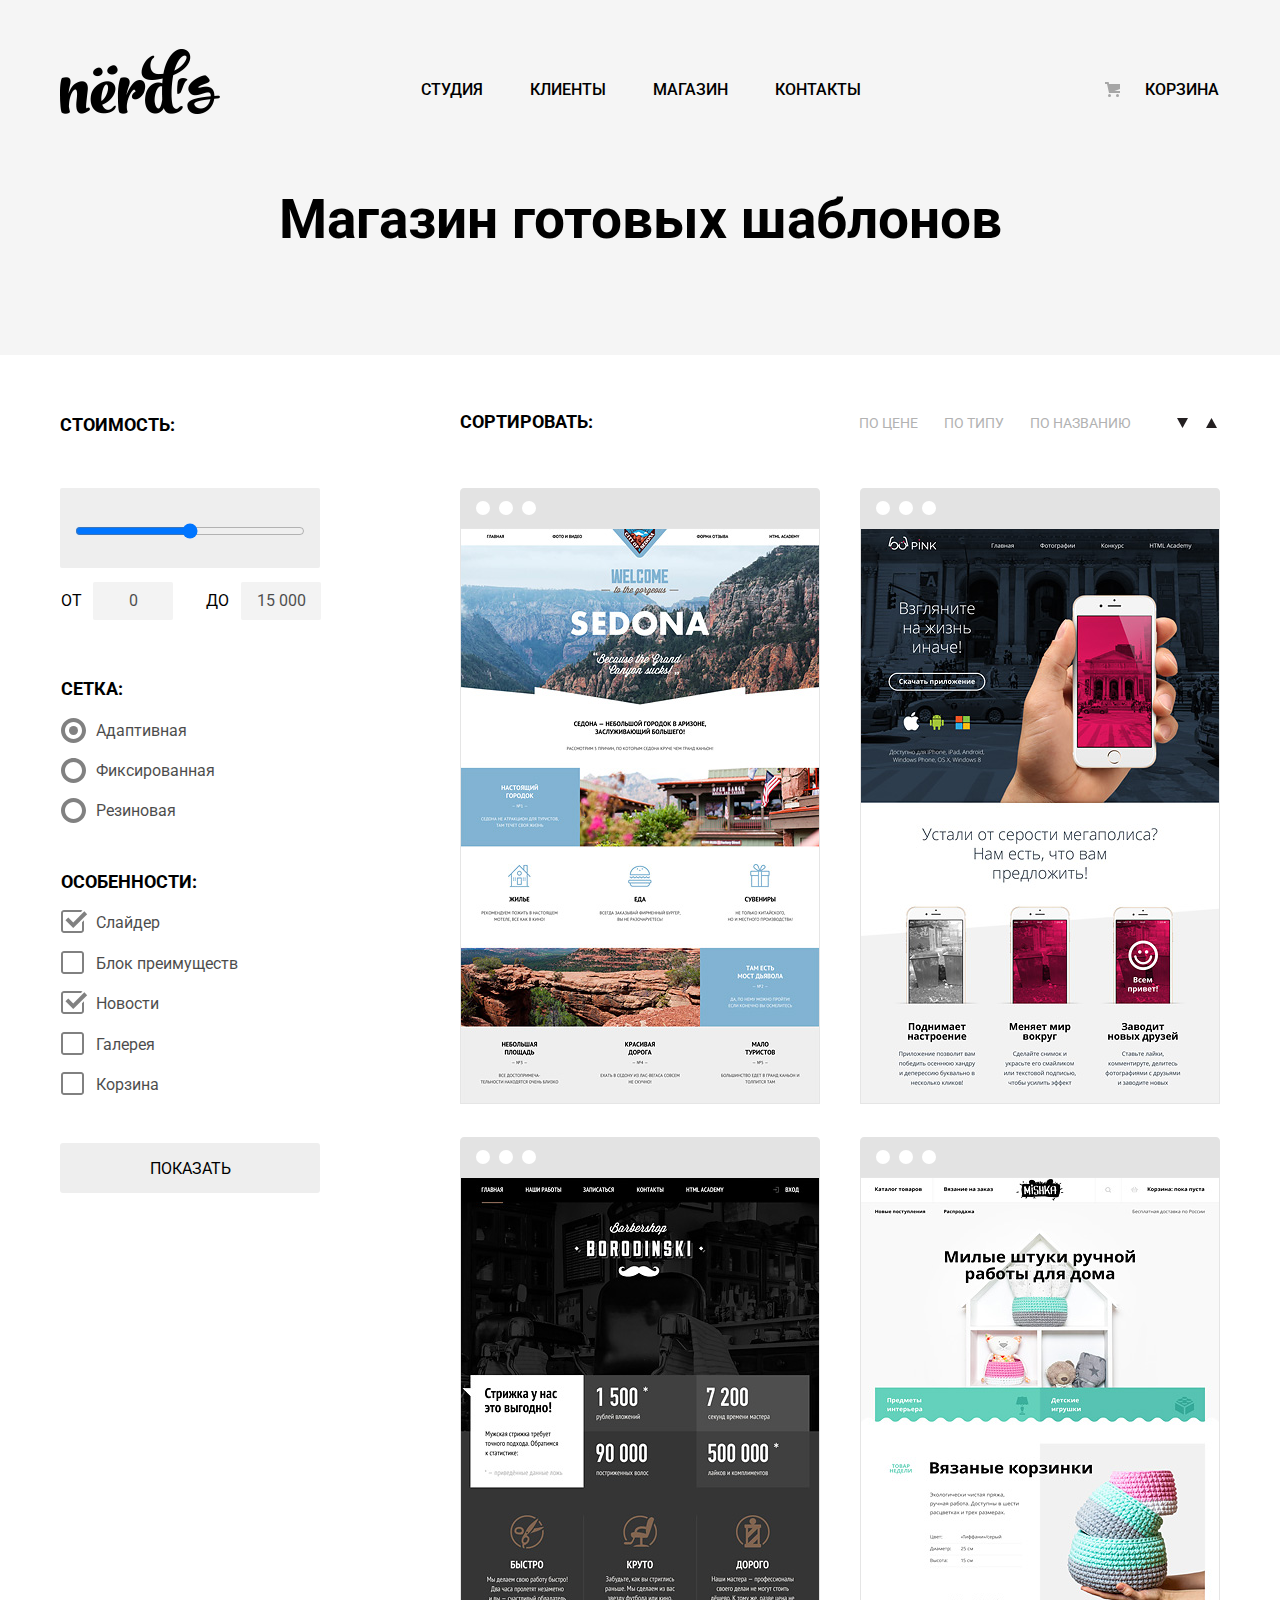
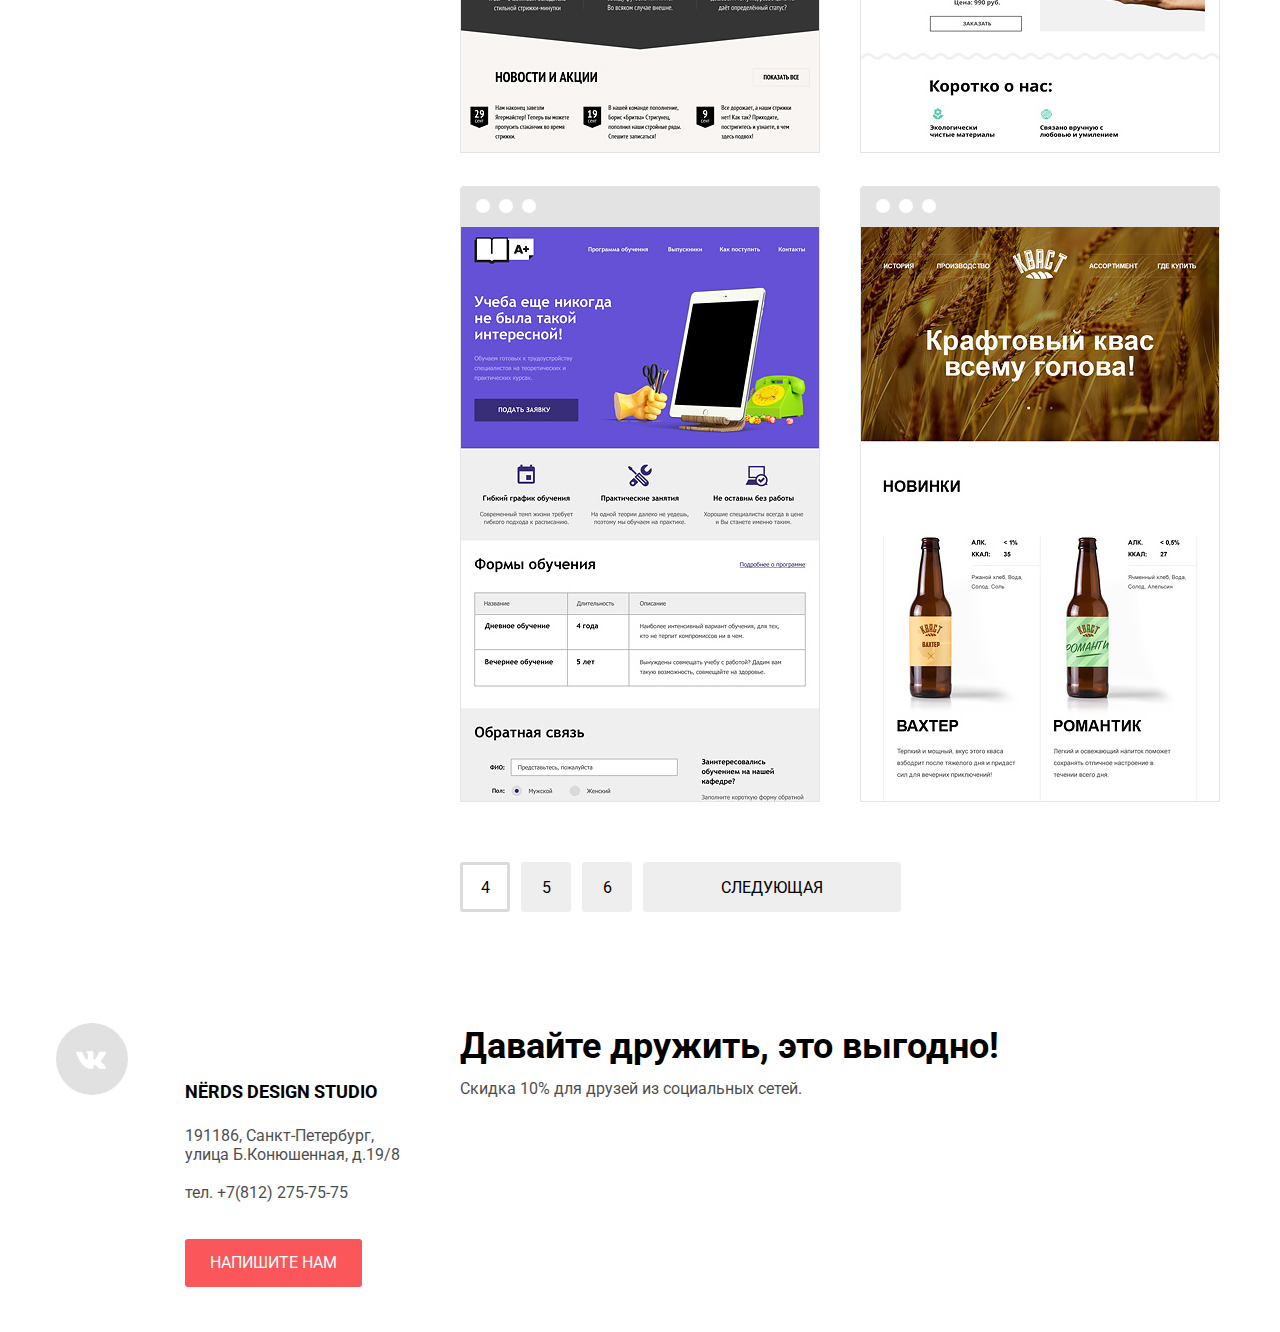
<file: catalog4.html>
<!DOCTYPE html>
<html lang="ru">

	<head>
		<meta charset="utf-8">
        <title>NERDS</title>
        
		<link rel="stylesheet" href="css/normalize.css">
        <link rel="stylesheet" href="css/min.css">
        <link href="https://fonts.googleapis.com/css2?family=Roboto:wght@500;700&display=swap" rel="stylesheet">
	</head>
	<body class="catalog">
		<header>
			<div class="container">
				<nav class="main-navigation">
					<a href="index.html" class="main-logo"><img src="img/nerds-logo.png" alt="Логотип Нердс" width="160" height="65"></a>
					<ul class="navigation">
						<li><a href="#" class="navigation-item">студия</a></li>
						<li><a href="#" class="navigation-item">клиенты</a></li>
						<li><a href="catalog.html" class="navigation-item">магазин</a></li>
						<li><a href="#" class="navigation-item">контакты</a></li>
					</ul>	
					<ul class="cart">	
						<li><a href="#">корзина</a></li>
					</ul>	
				</nav>
  				<p>Магазин готовых шаблонов</p>
		</header>	

		<main class="container">
			<div class="catalog-columns">

				<section class="filters">
					<h2 class="visually-hidden">Фильтр товаров</h2>
					<form class="filter" method="get" action="#">
						<fieldset class="cost">
							<legend>стоимость:</legend>
							<div class="range-line">
								<input type="range" class="" id="" name="">
							</div>	

							<div class="range">
								<div class="range-from">
									<label for="range-from"> От</label>
									<input type="text" class="" id="range-from" name="" value="0">	
								</div>
							
								<div class="range-to">
									<label for="range-to"> До </label>
									<input type="text" class="" id="range-to" name="" value="15 000">
								</div>	
							</div>	
						</fieldset>
						<fieldset class="greeds">
                        	<legend>Сетка:</legend>
                        	<ul>
                            	<li class="filter-option">
                                	<input class="visually-hidden filter-input filter-input-radio" type="radio" name="grid-group" value="adaptive" id="filter-adaptive" checked>
                                	<label for="filter-adaptive">Адаптивная</label>
                            	</li>
                            	<li class="filter-option">
                                	<input class="visually-hidden filter-input filter-input-radio" type="radio" name="grid-group" value="fixed" id="filter-fixed">
                                	<label for="filter-fixed">Фиксированная</label>
                            	</li>
                            	<li class="filter-option">
                                	<input class="visually-hidden filter-input filter-input-radio" type="radio" name="grid-group" value="stretch" id="filter-stretch">
                                	<label for="filter-stretch">Резиновая</label>
                            	</li>
                        	</ul>
                        </fieldset>
                        <fieldset class="features">
                        	<legend>Особенности:</legend>
                       		<ul>
                            	<li class="filter-option">
                                	<input class="visually-hidden filter-input filter-input-checkbox" type="checkbox" name="slider" id="features-slider"
                                    checked>
                                	<label for="features-slider">Слайдер</label>
                            	</li>
                            	<li class="filter-option">
                                	<input class="visually-hidden filter-input filter-input-checkbox" type="checkbox" name="mr-natty" id="features-block">
                                	<label for="features-block">Блок преимуществ</label>
                            	</li>
                            	<li class="filter-option">
                                	<input class="visually-hidden filter-input filter-input-checkbox" type="checkbox" name="suavecito" id="features-news"
                                    checked>
                                	<label for="features-news">Новости</label>
                            	</li>
                            	<li class="filter-option">
                                	<input class="visually-hidden filter-input filter-input-checkbox" type="checkbox" name="malin-goetz" id="features-galery">
                                	<label for="features-galery">Галерея</label>
                            	</li>
                            	<li class="filter-option">
                                	<input class="visually-hidden filter-input filter-input-checkbox" type="checkbox" name="murrays" id="features-busket">
                                	<label for="features-busket" >Корзина</label>
                            	</li>
                            </ul>
                        </fieldset> 
                        <button type="submit" class="filter-button btn">Показать</button>    
					</form>					
				</section>

				<section class="services"> 
					<div class="sorting">
						<h2>сортировать:</h2>
						<ul>
							<li>
								<a>по цене</a>
							</li>
							<li>
								<a>по типу</a>
							</li>
							<li>
								<a>по названию</a>
							</li>
						</ul>
						<div class="sorting-buttons">
							<a><img src="img/down.svg" alt="сортировка вниз"></a>
							<a><img src="img/up.svg" alt="сортировка вверх"></a>
						</div>
					</div>

					<div class="products">
						<div class="products-item">
							<div class="products-item-foto">
								<img src="img/browser.svg">
								<img src="img/img-sedona.png" alt="седона">
							</div>	
							<div class="products-item-info">
								<h3>SEDONA</h3>
								<p>Информационный сайт <br>для туристов</p>
								<button class="btn products-item-info-btn" href="#">9 900 РУБ.</button>
							</div>
						</div>
						<div class="products-item">
							<div class="products-item-foto">
								<img src="img/browser.svg">
								<img src="img/img-pink.png" alt="пинк">
							</div>	
							<div class="products-item-info">
								<h3>Pink app</h3>
								<p>Продуктовый лендинг...<br>я для iOS и Android</p>
								<button class="btn products-item-info-btn" href="#">9 900 РУБ.</button>
							</div>
						</div>
						<div class="products-item">
							<div class="products-item-foto">
								<img src="img/browser.svg">
								<img src="img/img-barbershop.png" alt="барбершоп">
							</div>	
							<div class="products-item-info">
								<h3>Barbershop</h3>
								<p>Сайт салона красоты.<br>Для мужчин,да.</p>
								<button class="btn products-item-info-btn" href="#">9 900 РУБ.</button>
							</div>
						</div>
						<div class="products-item">
							<div class="products-item-foto">
								<img src="img/browser.svg">
								<img src="img/img-mishka.png" alt="мишка">
							</div>	
							<div class="products-item-info">
								<h3>MISHKA</h3>
								<p>Интернет-магазин<br>вязаных игрушек</p>
								<button class="btn products-item-info-btn" href="#">9 900 РУБ.</button>
							</div>
						</div>
						<div class="products-item">
							<div class="products-item-foto">
								<img src="img/browser.svg">
								<img src="img/img-aplus.png" alt="аплюс">
							</div>	
							<div class="products-item-info">
								<h3>APLUS</h3>
								<p>Лендинг курсов повышения <br>квалификации</p>
								<button class="btn products-item-info-btn" href="#">9 900 РУБ.</button>
							</div>
						</div>
						<div class="products-item">
							<div class="products-item-foto">
								<img src="img/browser.svg">
								<img src="img/img-kvast.png" alt="кваст">
							</div>	
							<div class="products-item-info">
								<h3>KVAST</h3>
								<p>Информационный сайт <br>магазина крафтового пива</p>
								<button class="btn products-item-info-btn" href="#">9 900 РУБ.</button>
							</div>
						</div>
					<ul class="pagination-list">
                    	<li class="pagination-item pagination-item-current">
                        	<a href="#">4</a>
                    	</li>
                    	<li class="pagination-item">
                        	<a href="catalog5.html">5</a>
                    	</li>
                    	<li class="pagination-item">
                        	<a href="catalog6.html">6</a>
                    	</li>
                    	<li class="pagination-item" >
                        	<a href="#" class="next">следующая</a>
                    	</li>
                	</ul>	
					</div>
				</section>
				
			</div>
		</main>	

		<footer class="container"> 
			<div class="map">
				<div class="contact-us">
					<h2>Nёrds Design Studio</h2>
					<p>191186, Санкт-Петербург,<br> 
						улица Б.Конюшенная, д.19/8
					</p>
					<p>тел. +7(812) 275-75-75</p>
					<button class="btn" type="button">напишите нам</button>				
				</div>	
				<script type="text/javascript" charset="utf-8" async src="https://api-maps.yandex.ru/services/constructor/1.0/js/?um=constructor%3A8b11a6e24d29a2a6170fc679abdbc8293e807a5aeea43d7fd4e56f114f9ac733&amp;width=1200&amp;height=400&amp;lang=ru_RU&amp;scroll=true"></script>
			</div>

			<div class="social">
				<div class="footer-social">
					<ul>
                		<li>
                    		<a class="social-button vk-btn" href="#"><span class="visually-hidden">Вконтакте</span><img src="img/vk-icon.svg" width="30"></a>
                    	</li>		
                    	<li>
                    		<a class="social-button fb-btn" href="#"><span class="visually-hidden">Фейсбук</span><img src="img/fb-icon.svg" width="12"></a>
                    	</li>
                    	<li>
                    		<a class="social-button insta-btn" href="#"><span class="visually-hidden">Инстаграм</span><img src="img/insta-icon.svg" width="22"></a>
                    	</li>
                    </ul>	
				</div>

				<div class="slogan">
					<b>Давайте дружить, это выгодно!</b>
					<p>Скидка 10% для друзей из социальных сетей.</p>
				</div>	
			</div>	
		</footer>

	</body>
</html>
</file>
<file: css/min.css>
body{margin:0;padding:0;font-family:'Roboto',sans-serif;background-position:top center;background-repeat:no-repeat;background-color:#fff;color:#000;text-transform:uppercase}html{overflow-y:scroll}.visually-hidden:not(:focus):not(:active),input[type="checkbox"].visually-hidden,input[type="radio"].visually-hidden{position:absolute;width:1px;height:1px;margin:-1px;border:0;padding:0;white-space:nowrap;clip-path:inset(100%);clip:rect(0 0 0 0);overflow:hidden}a{text-decoration:none;color:#000}ul{padding:0;list-style:none}.container{margin:0 auto;padding:0 10px;width:1200px}header{background-color:#f5f5f5}nav a{font-size:16px;line-height:30px;font-weight:500}.main-navigation{display:flex;margin:0;padding:0}.navigation{display:flex;flex-wrap:wrap;justify-content:space-between;align-self:flex-end;margin-left:201px}.navigation a{position:relative;display:block;padding-bottom:10px;line-height:16px}.navigation li{margin-right:47px}.main-logo{margin-left:20px;margin-top:49px}.cart{width:150px;margin-left:auto;padding:0}.cart a{position:relative;display:block;padding:0;padding-left:55px;padding-bottom:10px;line-height:16px}.cart a:before{position:absolute;content:"";top:0;left:15px;width:19px;height:19px;background-image:url(../img/cart-icon.svg);background-repeat:no-repeat;background-position:0 0}.cart{align-self:flex-end}.btn{color:#fff;border:none}.slider-slides div{width:1200px;height:420px}.sl1{background-image:url(../img/slide1.png);background-repeat:no-repeat;background-position:451px 8px}.sl2{background-image:url(../img/slide2.png);background-repeat:no-repeat;background-position:516px -9px}.sl3{background-image:url(../img/slide3.png);background-repeat:no-repeat;background-position:421px 9px}.index-slider{margin:0 auto;width:1200px;height:420px}.slider{position:relative}.slider input[type="radio"]{display:none}.slider-inner{overflow:hidden}.slider-slides{display:flex;width:3600px;transition:transform .8s ease}.slider-controls{position:absolute;content:"";top:390px;left:550px;z-index:10}.slider-controls label{display:inline-block;margin:0 3px;width:10px;height:10px;border:4px solid #fff;border-radius:50%;background-color:#ccc;box-shadow:0 0 2px rgba(0,0,0,0.8);cursor:pointer;transition:background-color .2s}#btn-1:checked ~ .slider-controls label[for="btn-1"],#btn-2:checked ~ .slider-controls label[for="btn-2"],#btn-3:checked ~ .slider-controls label[for="btn-3"]{background-color:#666}#btn-1:checked ~ .slider-inner .slider-slides{transform:translate(0)}#btn-2:checked ~ .slider-inner .slider-slides{transform:translate(-1200px)}#btn-3:checked ~ .slider-inner .slider-slides{transform:translate(-2400px)}.slide h2,p{text-transform:none}.slide h2{margin-bottom:0;margin-left:0;padding-left:0;padding-left:20px;padding-top:21px;font-size:55px;line-height:55px;font-weight:500;text-align:left}.slide p{padding-left:20px;padding-top:11px;line-height:24px;text-align:left}.slide .btn{display:block;padding:17px 55px 15px 54px;margin-top:39px;margin-left:20px;font-size:16px;text-transform:uppercase;border-radius:3px;background-color:#fb565a}.main-logo:hover,.main-logo:active{opacity:.3}.navigation a:hover{color:#fb565a}.cart a:hover{color:#fb565a}.navigation a:active{color:#d5d5d5}.cart a:active{color:#d5d5d5}.slider .btn:hover{background-color:#e74246;cursor:pointer}.slider .btn:active{background-color:#d7373b;color:#e37376;cursor:pointer;outline:none}.navigation li{position:relative}.navigation a.navigation-item:focus:after{position:absolute;content:"";right:0;bottom:0;left:0;height:2px;background-color:#e74246;outline:none}.cart li{position:relative}.cart a:focus:after{position:absolute;content:"";right:17px;bottom:0;left:17px;height:2px;background-color:#e74246;outline:none}main{background-color:#fff}.goods{display:flex;margin-top:81px}.goods-item{margin-left:20px;margin-right:80px}.goods-item h2{padding-top:2px;margin-bottom:0}.goods-item p{padding-top:0;margin-top:18px;font:inherit;font-size:16px;line-height:24px;font-weight:400;opacity:.7;letter-spacing:normal}.goods-item .btn{padding:17px 40px 15px;margin-top:16px;text-transform:uppercase;border-radius:3px}.btn-1{background-color:#fb565a}.btn-2{background-color:#00ca74}.btn-3{background-color:#efc849}.goods{padding-bottom:80px;border-bottom:2px solid #eee}.btn-1:hover{background-color:#e74246;cursor:pointer}.btn-1:active{color:#e37376;background-color:#d7373b;cursor:pointer;outline:none}.btn-2:hover{background-color:#00bc6c;cursor:pointer}.btn-2:active{color:#4dc491;background-color:#00aa62;cursor:pointer;outline:none}.btn-3:hover{background-color:#eab534;cursor:pointer}.btn-3:active{color:#edc265;background-color:#e5a722;cursor:pointer;outline:none}.about{display:flex;justify-content:space-between}.about-us h2{padding-left:20px;margin-top:74px;margin-bottom:0;font-size:45px;line-height:45px;text-transform:none;font-weight:400}.about-us p{margin-top:33px;padding-left:20px;font-size:16px;line-height:24px;font-weight:400;opacity:.7}.about-us h3{font-size:16px;line-height:24px;font-weight:700;padding-left:20px;margin-top:40px;margin-bottom:0}.about-us ul{margin-top:26px}.about-us li{position:relative;margin-bottom:30px;padding-left:56px;text-transform:none;font-weight:400;opacity:.7}.about-us li:before{position:absolute;content:"";top:8px;left:21px;width:25px;height:2px;background-color:#fb565a;opacity:1}.studio{display:flex;margin-top:48px;margin-left:23px}.studio div{width:110px}.nerds{margin-top:40px;margin-left:20px}.about-us-2{width:400px}.about-us-2 p{margin-top:35px;margin-left:37px;margin-bottom:0;text-transform:uppercase;font-weight:700}.studio p{margin-left:-2px;margin-top:21px;text-transform:none;font-weight:400;opacity:.7}.studio-1{margin-right:9px}.studio-2{margin-right:8px}.about{border-bottom:2px solid #eee;padding-bottom:46px}.logos{display:flex;height:180px}.logos-item{position:relative;align-self:center}.logo:hover{opacity:.2;transition:.4s}.logos-item a{display:block}.logo-1{margin-top:17px;margin-left:51px;margin-right:67px}.logo-2{position:relative;margin-right:81px;margin-top:4px}.logo-3{margin-top:6px;margin-right:121px}.logo-4{margin-top:12px}.logos{border-bottom:2px solid #eee}.logos-item .logo-1:after{position:absolute;content:"";top:19px;left:299px;width:2px;height:52px;background-color:#eee;opacity:1}.logos-item .logo-2:after{position:absolute;content:"";top:64px;left:282px;width:2px;height:52px;background-color:#eee;opacity:1}.logos-item .logo-3:after{position:absolute;content:"";top:5px;left:241px;width:2px;height:52px;background-color:#eee;opacity:1}.map{position:relative;margin-top:80px}.contact-us{position:absolute;content:"";top:45px;left:95px;z-index:1;width:320px;height:310px;box-sizing:border-box;background-color:#fff}.contact-us h2{margin-left:50px;margin-top:55px;font-size:18px;line-height:30px;font-weight:700}.contact-us p{margin-left:50px;margin-top:20px;opacity:.7}.contact-us .btn{margin-left:50px;margin-top:20px;padding:15px 25px;background-color:#fb565a;text-transform:uppercase;border-radius:3px}.contact-us .btn:hover{background-color:#e74246;cursor:pointer}.contact-us .btn:active{background-color:#d7373b;color:#e37376;cursor:pointer;outline:none}.footer-social{width:300px}.social{display:flex;margin-top:40px}.footer-social ul{display:flex;padding:0}.footer-social li{display:flex;align-items:center}.footer-social a{background-color:#e1e1e1}.vk-btn,.fb-btn,.insta-btn{position:relative;margin-left:16px;margin-top:30px;width:72px;height:72px;border-radius:50%}.vk-btn img{position:absolute;content:"";top:28px;left:20px}.fb-btn img{position:absolute;content:"";top:27px;left:29px}.insta-btn img{position:absolute;content:"";top:26px;left:25px}.vk-btn:hover,.fb-btn:hover,.insta-btn:hover{background:#e74246;transition:.3s}.vk-btn:active,,fb-btn:active,.insta-btn:active{background:#d7373b}.vk-btn:active img,.fb-btn:active img,.insta-btn:active img{opacity:.5}.slogan b{text-transform:none;font-size:36px;line-height:36px}.slogan p{opacity:.7}.slogan{margin-top:51px;margin-left:120px;padding-bottom:40px}.filters{margin-top:50px;width:400px}.catalog header p{margin-top:68px;text-align:center;font-weight:700;font-size:55px;line-height:55px}.catalog header{padding-bottom:53px}fieldset{border:none}.cost legend{display:inline-block;padding-left:6px;padding-top:5px;font-weight:700;font-size:18px;line-height:30px}.range-line{background:#eee;width:260px;height:80px;border-radius:2px;margin-top:42px;margin-left:6px}.range-line input{margin-top:35px;margin-left:15px;width:230px}.range{display:flex;margin-top:10px}.range input{box-sizing:border-box;padding:10px;padding-right:5px;padding-left:5px;width:80px;background:#eee;border:none;opacity:.7;border-radius:2px;text-align:center}.range div{display:flex}.range label{margin-right:10px}.range-from label{margin-top:14px;margin-left:7px}.range-from input{margin-top:4px;margin-left:1px}.range-to label{margin-top:14px;margin-left:33px}.range-to input{margin-top:4px;margin-left:2px}.greeds input:checked+label{background-image:url(../img/radio-on.svg);background-repeat:no-repeat;opacity:.7}.greeds input:not(checked)+label{padding:5px;background-image:url(../img/radio-off.svg);background-repeat:no-repeat;background-position:7px 1px;opacity:.7}.greeds input:checked+label:hover{opacity:1}.greeds input:not(checked)+label:hover{opacity:1}.cost{margin-bottom:44px}.greeds legend{display:block;margin-left:7px;margin-bottom:2px;font-size:18px;line-height:30px;font-weight:700}.filter .greeds .filter-option label{display:block;margin-top:5px;margin-bottom:12px;padding-left:42px;text-transform:none;color:#000;font-weight:400}.greeds ul{margin:0;padding:0}.features input:checked+label{background-image:url(../img/checkbox-on.svg);background-repeat:no-repeat;opacity:.7}.features input:not(checked)+label{padding:5px;background-image:url(../img/checkbox-off.svg);background-repeat:no-repeat;background-position:7px 1px;opacity:.7}.features input:checked+label:hover{opacity:1}.features input:not(checked)+label:hover{opacity:1}.greeds{margin-bottom:19px}.features legend{display:block;margin-left:7px;margin-bottom:2px;font-size:18px;line-height:30px;font-weight:700}.filter .features .filter-option label{display:block;margin-top:5px;margin-bottom:12px;padding-left:42px;text-transform:none;color:#000;font-weight:400}.features ul{margin:0;padding:0}.filter-button{box-sizing:border-box;margin-top:22px;margin-left:20px;padding-top:17px;padding-bottom:15px;width:260px;background-color:#eee;color:#000;text-transform:uppercase;font-size:16px;line-height:18px;border-radius:3px}.filter-button:hover{background-color:#e5e5e5;border-color:#e5e5e5}.filter-button:active{background:#d5d5d5;border-color:#d5d5d5;border-top-color:#b5b5b5;color:#959595}.catalog-columns{display:flex}.services{margin-top:0}.sorting h2{font-size:18px;line-height:18px;font-weight:700}.sorting{display:flex}.sorting a{font-size:14px;line-height:18px;font-weight:400}.sorting ul{display:flex;margin:0;padding:0;margin-left:266px;margin-top:59px}.sorting h2{margin-top:58px;margin-left:20px}.sorting li{margin-right:26px}.sorting-buttons{margin:0;margin-top:59px;margin-left:20px;padding:0}.sorting-buttons a:first-child{margin-right:14px}.products-item{position:relative;margin-left:20px;margin-right:15px;margin-bottom:33px;width:365px}.products-item img{display:block}.products-item img:first-child{opacity:.15}.products-item:hover img:first-child{opacity:1;transition:1s}.products-item:hover .products-item-info{display:block;transition:1s}.products{display:flex;justify-content:space-between;flex-wrap:wrap;width:800px;padding-top:42px}.products-item-info{position:absolute;content:"";top:385px;left:0;display:none;width:360px;height:225px;box-sizing:border-box;background-color:#eee}.products-item-info h3{margin-top:27px;margin-bottom:0;font-size:18px;line-height:30px;font-weight:700;text-align:center}.products-item-info p{margin-top:15px;font-size:16px;line-height:18px;font-weight:400;text-align:center;opacity:.6}.products-item-info-btn{display:block;box-sizing:border-box;margin-left:auto;margin-right:auto;margin-top:30px;padding:17px 40px 20px 44px;width:200px;height:50px;background-color:#fb565a;text-align:center;border-radius:3px}.products-item-info-btn:hover{background-color:#e74246;cursor:pointer}.products-item-info-btn:active{background-color:#d7373b;color:#e37376;cursor:pointer;outline:none}.pagination-list{display:flex;flex-wrap:wrap;margin:0;padding:0;margin-top:44px;margin-left:20px;list-style:none}.pagination-item a{margin-right:11px;padding:16px 20px 15px 21px;font-size:16px;line-height:18px;font-weight:400;background-color:#eee;border-radius:3px}.pagination-item .next{padding:16px 78px 15px}.pagination-item-current a{padding:13px 17px 12px 18px;background-color:#fff;border:3px solid #dbdbdb}.pagination-item a:hover{background-color:#dfdfdf}.pagination-item .next:hover{background-color:#dfdfdf}.pagination-item a:active{padding:16px 20px 15px 21px;background-color:#d5d5d5;color:#959595;box-shadow:inset 0 4px 0 -2px #b5b5b5;border:none}.pagination-item .next:active{padding:16px 78px 15px;background-color:#d5d5d5;color:#959595;border:none}.sorting a{color:#b2b2b2}.sorting a:hover{color:#666}.sorting a:active,.sorting a:focus{color:#000}
</file>
